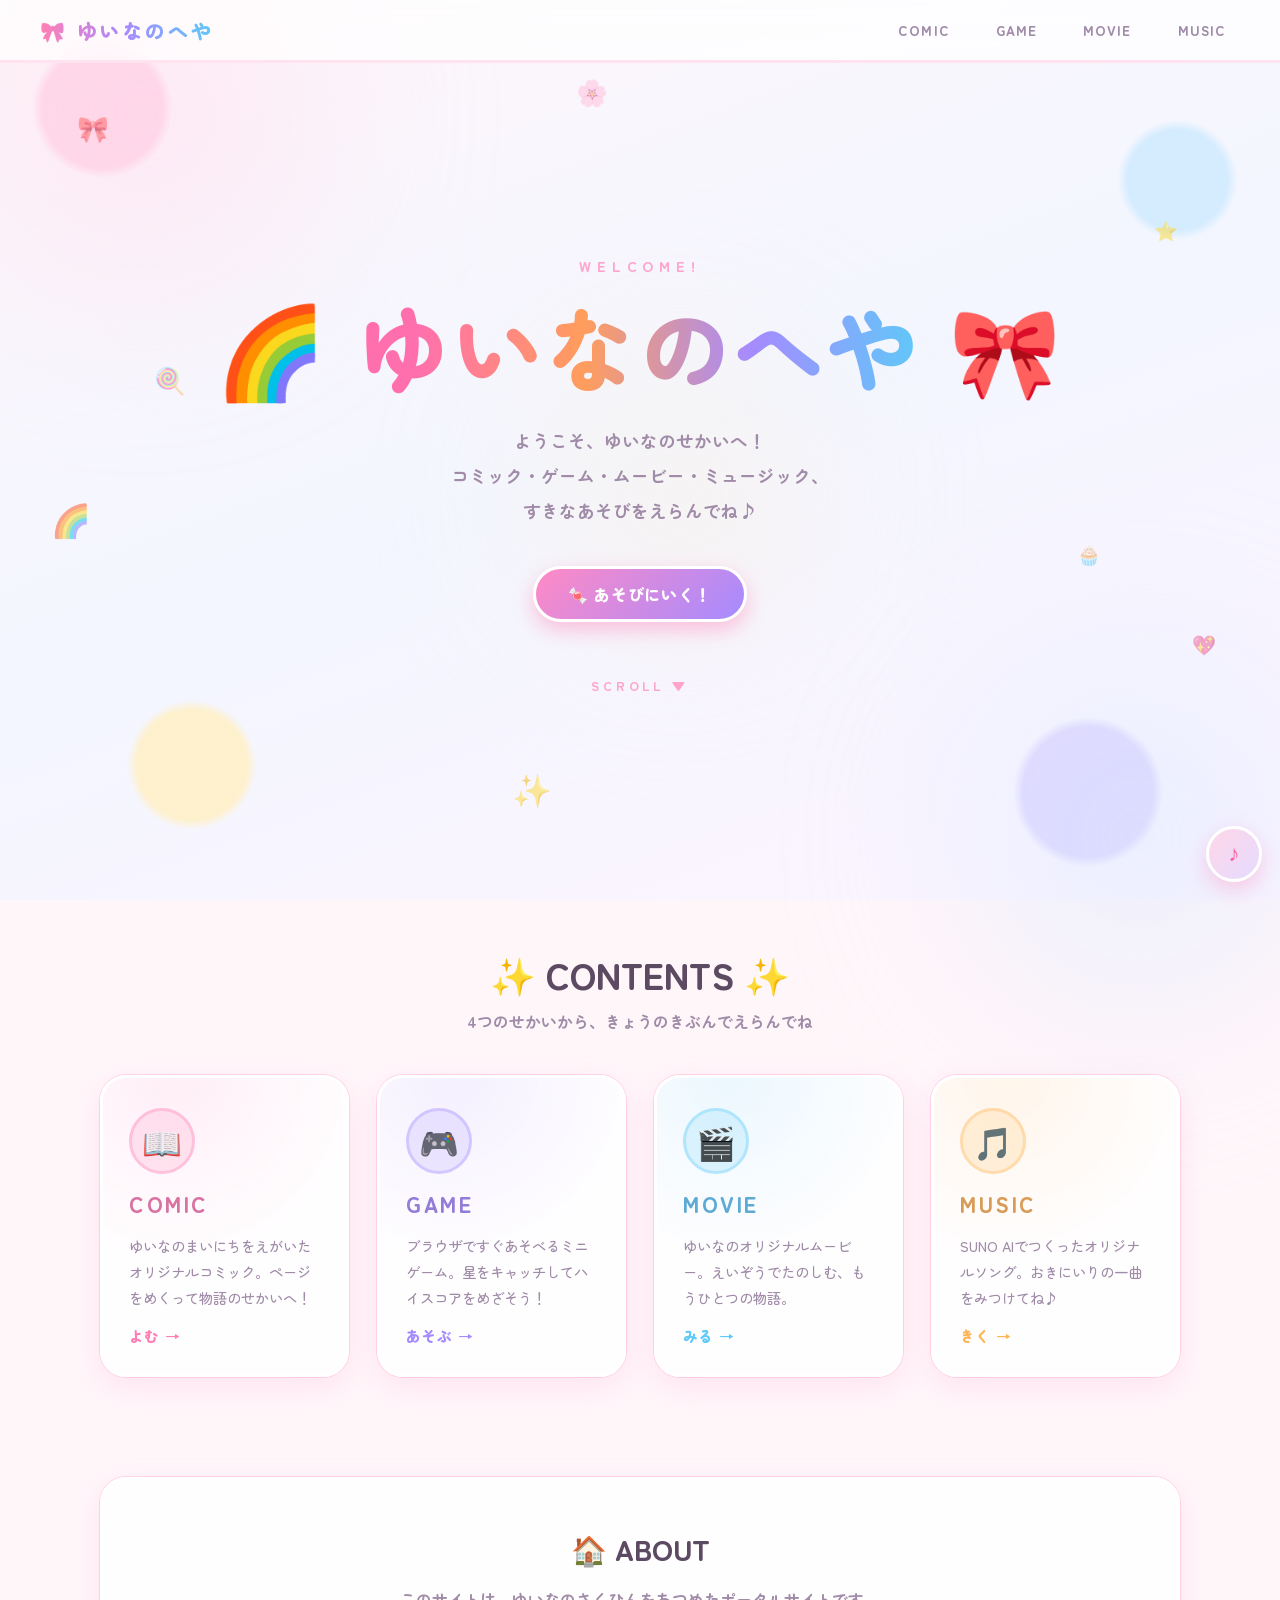
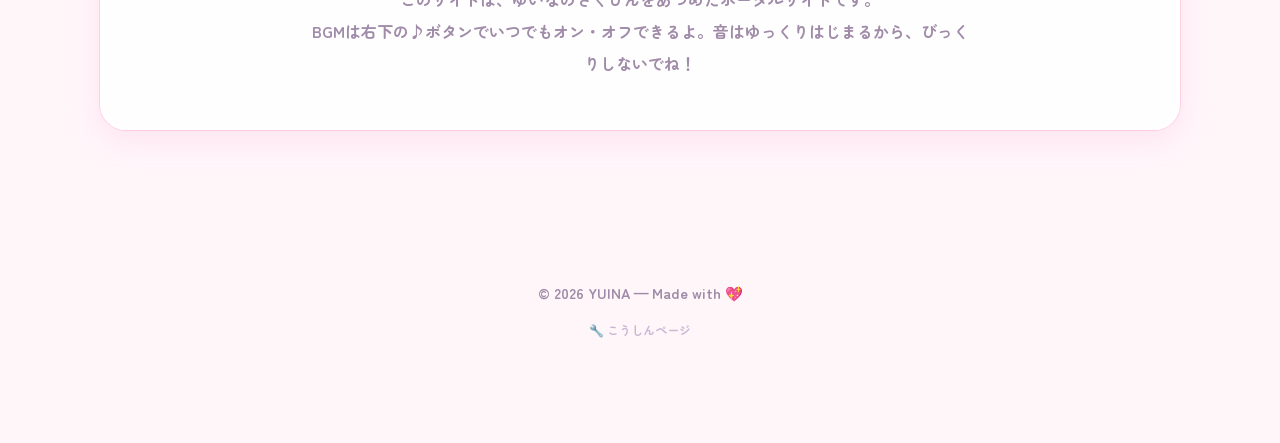
<file: index.html>
<!doctype html>
<html lang="ja">
  <head>
    <meta charset="UTF-8" />
    <meta name="viewport" content="width=device-width, initial-scale=1.0" />
    <meta name="robots" content="noindex, nofollow" />
    <title>ゆいなのへや — Comic / Game / Movie / Music</title>
    <meta name="description" content="ゆいなの公式サイト。Comic・Game・Movie・Musicの4つのコンテンツをお楽しみください。" />
    <link rel="stylesheet" href="css/style.css" />
    <style>
      /* ===== LP 専用スタイル ===== */
      .hero {
        min-height: calc(100svh - 76px);
        display: grid;
        place-items: center;
        text-align: center;
        padding: clamp(40px, 8vw, 80px) 0;
      }
      .hero .eyebrow {
        font-size: 0.9rem;
        font-weight: 900;
        letter-spacing: 0.4em;
        color: #ffa5cd;
        text-transform: uppercase;
        margin: 0 0 18px;
      }
      .hero h1 {
        margin: 0;
        font-size: clamp(2.6rem, 11vw, 5.6rem);
        line-height: 1.15;
        font-weight: 900;
        letter-spacing: 0.04em;
      }
      .hero h1 .deco { display: inline-block; animation: bounce 2s ease-in-out infinite; }
      .hero h1 .deco:last-child { animation-delay: 0.4s; }
      @keyframes bounce {
        0%, 100% { transform: translateY(0) rotate(-6deg); }
        50% { transform: translateY(-12px) rotate(6deg); }
      }
      .hero .lead {
        margin: 26px auto 0;
        max-width: 38em;
        color: var(--text-dim);
        line-height: 2;
        font-weight: 700;
        font-size: clamp(0.95rem, 2.6vw, 1.1rem);
      }
      .hero .cta {
        margin-top: 38px;
        display: flex;
        gap: 14px;
        justify-content: center;
        flex-wrap: wrap;
      }
      .scroll-hint {
        margin-top: 54px;
        color: #ffa5cd;
        font-weight: 900;
        font-size: 0.8rem;
        letter-spacing: 0.3em;
        animation: bob 2.2s ease-in-out infinite;
      }
      @keyframes bob {
        0%, 100% { transform: translateY(0); opacity: 0.6; }
        50% { transform: translateY(8px); opacity: 1; }
      }

      /* ===== コンテンツ選択カード ===== */
      .contents-section { padding: clamp(30px, 6vw, 60px) 0 20px; }
      .contents-section h2 {
        text-align: center;
        font-size: clamp(1.6rem, 4.5vw, 2.3rem);
        font-weight: 900;
        margin: 0 0 8px;
      }
      .contents-section .sub {
        text-align: center;
        color: var(--text-dim);
        font-weight: 700;
        margin: 0 0 42px;
      }
      .card-grid {
        display: grid;
        grid-template-columns: repeat(auto-fit, minmax(230px, 1fr));
        gap: clamp(16px, 3vw, 28px);
      }
      .content-card {
        position: relative;
        display: flex;
        flex-direction: column;
        gap: 14px;
        padding: 30px 26px 28px;
        text-decoration: none;
        color: var(--text);
        overflow: hidden;
        transition: transform 0.35s cubic-bezier(0.34, 1.56, 0.64, 1), box-shadow 0.35s ease;
      }
      .content-card:hover {
        transform: translateY(-10px) rotate(-1.5deg) scale(1.03);
        box-shadow: 0 20px 44px color-mix(in srgb, var(--card-accent) 35%, transparent), 0 0 0 1px var(--card-border);
      }
      .content-card::before {
        content: "";
        position: absolute;
        inset: 0;
        background: radial-gradient(circle at 30% 0%, var(--card-accent) 0%, transparent 55%);
        opacity: 0.12;
        transition: opacity 0.35s ease;
      }
      .content-card:hover::before { opacity: 0.26; }
      .content-card .icon {
        width: 66px;
        height: 66px;
        display: grid;
        place-items: center;
        font-size: 2rem;
        border-radius: 50%;
        background: color-mix(in srgb, var(--card-accent) 18%, #fff);
        border: 3px solid color-mix(in srgb, var(--card-accent) 45%, #fff);
        transition: transform 0.35s cubic-bezier(0.34, 1.56, 0.64, 1);
      }
      .content-card:hover .icon { transform: scale(1.15) rotate(10deg); }
      .content-card h3 {
        margin: 0;
        font-size: 1.35rem;
        font-weight: 900;
        letter-spacing: 0.12em;
        color: color-mix(in srgb, var(--card-accent) 75%, #5c4a63);
      }
      .content-card p {
        margin: 0;
        color: var(--text-dim);
        font-size: 0.9rem;
        line-height: 1.8;
        flex: 1;
      }
      .content-card .go {
        font-weight: 900;
        font-size: 0.9rem;
        letter-spacing: 0.1em;
        color: var(--card-accent);
        transition: transform 0.3s ease;
      }
      .content-card:hover .go { transform: translateX(8px); }
      .card-comic { --card-accent: var(--accent-comic); }
      .card-game  { --card-accent: var(--accent-game); }
      .card-movie { --card-accent: var(--accent-movie); }
      .card-music { --card-accent: var(--accent-music); }

      /* ===== about ===== */
      .about {
        margin-top: clamp(50px, 9vw, 100px);
        padding: clamp(28px, 5vw, 48px);
        text-align: center;
      }
      .about h2 { margin: 0 0 14px; font-size: clamp(1.3rem, 4vw, 1.8rem); font-weight: 900; }
      .about p { margin: 0 auto; max-width: 42em; color: var(--text-dim); line-height: 2; font-weight: 700; }
    </style>
  </head>
  <body>
    <div class="aurora" aria-hidden="true"><span class="blob"></span></div>
    <div class="floaties" aria-hidden="true">
      <span style="top: 12%; left: 6%">🎀</span>
      <span style="top: 24%; right: 8%">⭐</span>
      <span style="top: 55%; left: 4%">🌈</span>
      <span style="top: 70%; right: 5%">💖</span>
      <span style="top: 40%; left: 12%">🍭</span>
      <span style="top: 85%; left: 40%">✨</span>
      <span style="top: 8%; left: 45%">🌸</span>
      <span style="top: 60%; right: 14%">🧁</span>
    </div>

    <header class="site-header">
      <a class="brand" href="index.html">🎀 ゆいなのへや</a>
      <nav class="site-nav" aria-label="メインナビゲーション">
        <a href="comic.html">COMIC</a>
        <a href="game.html">GAME</a>
        <a href="movie.html">MOVIE</a>
        <a href="music.html">MUSIC</a>
      </nav>
    </header>

    <main>
      <!-- ヒーロー -->
      <section class="hero container">
        <div>
          <p class="eyebrow">Welcome!</p>
          <h1><span class="deco">🌈</span> <span class="gradient-text">ゆいなのへや</span> <span class="deco">🎀</span></h1>
          <p class="lead">
            ようこそ、ゆいなのせかいへ！<br />
            コミック・ゲーム・ムービー・ミュージック、<br />
            すきなあそびをえらんでね♪
          </p>
          <div class="cta">
            <a class="btn" href="#contents">🍬 あそびにいく！</a>
          </div>
          <div class="scroll-hint" aria-hidden="true">SCROLL ▼</div>
        </div>
      </section>

      <!-- コンテンツ選択 -->
      <section id="contents" class="contents-section container">
        <h2 class="reveal">✨ CONTENTS ✨</h2>
        <p class="sub reveal">4つのせかいから、きょうのきぶんでえらんでね</p>
        <div class="card-grid">
          <a class="content-card glass card-comic reveal" href="comic.html">
            <span class="icon" aria-hidden="true">📖</span>
            <h3>COMIC</h3>
            <p>ゆいなのまいにちをえがいたオリジナルコミック。ページをめくって物語のせかいへ！</p>
            <span class="go">よむ →</span>
          </a>
          <a class="content-card glass card-game reveal" href="game.html">
            <span class="icon" aria-hidden="true">🎮</span>
            <h3>GAME</h3>
            <p>ブラウザですぐあそべるミニゲーム。星をキャッチしてハイスコアをめざそう！</p>
            <span class="go">あそぶ →</span>
          </a>
          <a class="content-card glass card-movie reveal" href="movie.html">
            <span class="icon" aria-hidden="true">🎬</span>
            <h3>MOVIE</h3>
            <p>ゆいなのオリジナルムービー。えいぞうでたのしむ、もうひとつの物語。</p>
            <span class="go">みる →</span>
          </a>
          <a class="content-card glass card-music reveal" href="music.html">
            <span class="icon" aria-hidden="true">🎵</span>
            <h3>MUSIC</h3>
            <p>SUNO AIでつくったオリジナルソング。おきにいりの一曲をみつけてね♪</p>
            <span class="go">きく →</span>
          </a>
        </div>

        <!-- about -->
        <div class="about glass reveal">
          <h2>🏠 ABOUT</h2>
          <p>
            このサイトは、ゆいなのさくひんをあつめたポータルサイトです。<br />
            BGMは右下の♪ボタンでいつでもオン・オフできるよ。音はゆっくりはじまるから、びっくりしないでね！
          </p>
        </div>
      </section>
    </main>

    <footer class="site-footer">
      <p>© 2026 YUINA — Made with 💖</p>
      <p><a href="upload.html" style="color: #c9b8d6; font-size: 0.75rem; text-decoration: none;">🔧 こうしんページ</a></p>
    </footer>

    <script src="js/bgm.js"></script>
    <script src="js/reveal.js"></script>
    <script src="js/background.js"></script>
  </body>
</html>
</file>
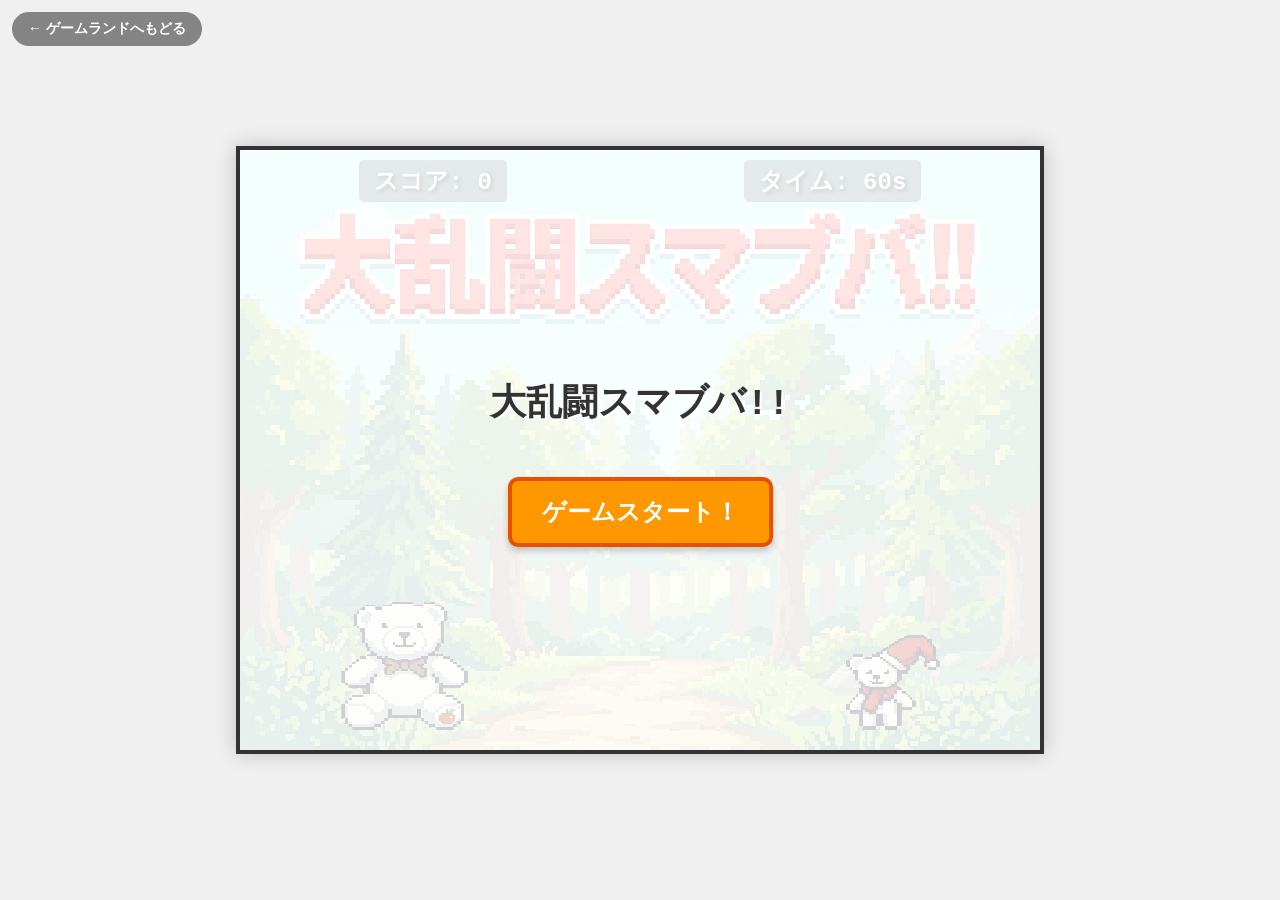
<file: games/luke/index.html>
<!DOCTYPE html>
<html lang="ja">
<head>
    <meta charset="UTF-8">
    <meta name="viewport" content="width=device-width, initial-scale=1.0">
    <meta name="robots" content="noindex, nofollow" />
    <title>大乱闘スマブバ!! - クリスマス・プレゼント集め</title>
    <style>
        body {
            font-family: 'Courier New', Courier, monospace;
            background-color: #f0f0f0;
            display: flex;
            flex-direction: column;
            align-items: center;
            justify-content: center;
            height: 100vh;
            margin: 0;
            overflow: hidden;
        }
        #game-container {
            position: relative;
            width: 800px;
            height: 600px;
            background-color: #e0f7fa; /* 爽やかな水色に変更 */
            border: 4px solid #333;
            box-shadow: 0 0 20px rgba(0,0,0,0.2);
        }
        canvas {
            display: block;
            image-rendering: pixelated;
            image-rendering: crisp-edges;
        }
        #ui {
            position: absolute;
            top: 10px;
            width: 100%;
            display: flex;
            justify-content: space-around;
            color: #fff;
            text-shadow: 2px 2px 4px rgba(0,0,0,0.8);
            font-size: 24px;
            font-weight: bold;
            pointer-events: none;
        }
        #score-board, #timer-board {
            background-color: rgba(0, 0, 0, 0.4); /* 少し薄くして背景を見やすく */
            padding: 5px 15px;
            border-radius: 5px;
        }
        
        /* スタート画面・ゲームオーバー画面のオーバーレイUI */
        #overlay {
            position: absolute;
            top: 0;
            left: 0;
            width: 100%;
            height: 100%;
            background-color: rgba(255, 255, 255, 0.8);
            display: flex;
            flex-direction: column;
            align-items: center;
            justify-content: center;
            z-index: 10;
        }
        #overlay h1 {
            color: #333;
            font-size: 36px;
            margin-bottom: 20px;
            text-shadow: 2px 2px 0px #fff;
        }
        #message {
            color: #d32f2f;
            font-size: 24px;
            font-weight: bold;
            margin-bottom: 30px;
            text-align: center;
        }
        .action-btn {
            padding: 15px 30px;
            font-size: 24px;
            font-weight: bold;
            background-color: #ff9800; /* 可愛いオレンジ色 */
            color: white;
            border: 4px solid #e65100;
            border-radius: 10px;
            cursor: pointer;
            box-shadow: 0 4px 6px rgba(0,0,0,0.2);
            transition: transform 0.1s;
        }
        .action-btn:active {
            transform: scale(0.95);
        }
        #loading-text {
            font-size: 24px;
            font-weight: bold;
            color: #333;
        }

        /* --- スマートフォン対応：画面幅にあわせて縮小表示（スケールはJSで設定） --- */
        @media (max-width: 840px) {
            html, body { overflow-x: hidden; }
            body {
                justify-content: flex-start;
                height: auto;
                min-height: 100vh;
                overflow-y: auto;
                padding-top: 52px;
            }
        }

        /* --- タッチ操作ボタン（タッチ端末のみ表示） --- */
        #touch-controls {
            display: none;
            position: fixed;
            bottom: 12px;
            left: 0;
            width: 100%;
            justify-content: space-between;
            padding: 0 14px;
            box-sizing: border-box;
            z-index: 50;
        }
        @media (pointer: coarse) {
            #touch-controls { display: flex; }
        }
        #touch-controls .pad { text-align: center; }
        #touch-controls .pad-label {
            font-size: 12px;
            font-weight: bold;
            color: #fff;
            text-shadow: 1px 1px 2px rgba(0,0,0,0.6);
            background: rgba(0,0,0,0.35);
            border-radius: 999px;
            padding: 2px 10px;
            display: inline-block;
            margin-bottom: 6px;
        }
        #touch-controls .pad-btns { display: flex; gap: 12px; }
        #touch-controls button {
            width: 64px;
            height: 64px;
            font-size: 24px;
            font-weight: bold;
            color: #fff;
            border: 3px solid #fff;
            border-radius: 50%;
            box-shadow: 0 4px 10px rgba(0,0,0,0.3);
            touch-action: none;
            -webkit-user-select: none;
            user-select: none;
        }
        .pad.luke button { background: #e5734f; }
        .pad.lure button { background: #5f9be5; }
    </style>
</head>
<body>

<a href="../../game.html" style="position: fixed; top: 12px; left: 12px; z-index: 100; font-family: sans-serif; font-weight: bold; font-size: 14px; color: #fff; background: rgba(0,0,0,0.45); padding: 8px 16px; border-radius: 999px; text-decoration: none;">← ゲームランドへもどる</a>

<div id="game-container">
    <canvas id="gameCanvas" width="800" height="600"></canvas>
    <div id="ui">
        <div id="score-board">スコア: <span id="score">0</span></div>
        <div id="timer-board">タイム: <span id="timer">60</span>s</div>
    </div>
    
    <div id="overlay">
        <h1 id="overlay-title">大乱闘スマブバ!!</h1>
        <div id="message"></div>
        <div id="loading-text">データを読み込み中...</div>
        <button id="start-btn" class="action-btn" style="display: none;">ゲームスタート！</button>
        <button id="reset-btn" class="action-btn" style="display: none;">もう一度遊ぶ</button>
    </div>
</div>

<div id="touch-controls">
    <div class="pad luke">
        <span class="pad-label">ルーク 🍎</span>
        <div class="pad-btns">
            <button type="button" data-key="a">◀</button>
            <button type="button" data-key="d">▶</button>
        </div>
    </div>
    <div class="pad lure">
        <span class="pad-label">ルレ 🎁</span>
        <div class="pad-btns">
            <button type="button" data-key="ArrowLeft">◀</button>
            <button type="button" data-key="ArrowRight">▶</button>
        </div>
    </div>
</div>

<script>
    // 画面幅にあわせてゲームを縮小（スマホ対応）
    (function () {
        const container = document.getElementById('game-container');
        function fitGame() {
            const width = document.documentElement.clientWidth;
            const scale = Math.min(1, (width - 12) / 808);
            container.style.transform = 'scale(' + scale + ')';
            container.style.transformOrigin = 'top center';
            container.style.marginBottom = (-(1 - scale) * 608) + 'px';
        }
        window.addEventListener('resize', fitGame);
        window.addEventListener('orientationchange', fitGame);
        window.addEventListener('load', fitGame);
        fitGame();
    })();

    // タッチボタン → キーボード操作に変換（スマホ対応）
    document.querySelectorAll('#touch-controls button').forEach((btn) => {
        const key = btn.dataset.key;
        const fire = (type) => window.dispatchEvent(new KeyboardEvent(type, { key }));
        ['touchstart', 'mousedown'].forEach((ev) =>
            btn.addEventListener(ev, (e) => { e.preventDefault(); fire('keydown'); })
        );
        ['touchend', 'touchcancel', 'mouseup', 'mouseleave'].forEach((ev) =>
            btn.addEventListener(ev, () => fire('keyup'))
        );
    });
</script>

<script>
    window.addEventListener('load', function() {
        const canvas = document.getElementById('gameCanvas');
        const ctx = canvas.getContext('2d');
        ctx.imageSmoothingEnabled = false;

        const scoreElement = document.getElementById('score');
        const timerElement = document.getElementById('timer');
        const overlay = document.getElementById('overlay');
        const overlayTitle = document.getElementById('overlay-title');
        const message = document.getElementById('message');
        const loadingText = document.getElementById('loading-text');
        const startBtn = document.getElementById('start-btn');
        const resetBtn = document.getElementById('reset-btn');

        // ---【BGMの読み込み】---
        const bgm = new Audio('bgm.mp3');
        bgm.loop = true; // ループ再生
        bgm.volume = 0.4; // 音量を少し控えめに設定 (0.0 ～ 1.0)

        // ---【アセットの読み込み】---
        const spritesToLoad = {
            bg: 'game_bg.jpg',
            luke: 'luke_sprite_detailed.png',
            lure: 'lure_sprite_detailed.png',
            apple: 'apple_sprite_detailed.png',
            present: 'present_sprite_detailed.png'
        };
        const loadedSprites = {};
        let totalSprites = Object.keys(spritesToLoad).length;
        let spritesLoadedCounter = 0;

        for (const [key, src] of Object.entries(spritesToLoad)) {
            const img = new Image();
            img.onload = () => {
                spritesLoadedCounter++;
                if (spritesLoadedCounter === totalSprites) {
                    allImagesLoaded();
                }
            };
            img.onerror = () => {
                alert(`画像の読み込みに失敗しました: ${src}\nファイル名と場所を確認してください。`);
            };
            img.src = src;
            loadedSprites[key] = img;
        }

        // ゲーム定数
        const moveSpeed = 8;
        const gameDuration = 60;
        const lukeWidth = 128;
        const lukeHeight = 128;
        const lureWidth = 96;
        const lureHeight = 96;
        const itemWidth = 32;
        const itemHeight = 32;

        let score = 0;
        let timer = gameDuration;
        let gameInterval;
        let timerInterval;
        let items = [];
        let isGameOver = false;

        const keysState = {
            'A': false, 'D': false,
            'ARROWLEFT': false, 'ARROWRIGHT': false
        };

        let luke;
        let lure;

        class Bear {
            constructor(x, y, name, image, width, height) {
                this.x = x;
                this.y = y;
                this.name = name;
                this.image = image;
                this.width = width;
                this.height = height;
            }
            draw() {
                ctx.drawImage(this.image, this.x, this.y, this.width, this.height);
            }
        }

        class Item {
            constructor(x, y, type, image) {
                this.x = x;
                this.y = y;
                this.type = type;
                this.image = image;
                this.width = itemWidth;
                this.height = itemHeight;
                this.speed = Math.random() * 2 + 3; // 少しだけ落下速度をアップ
            }
            draw() {
                ctx.drawImage(this.image, this.x, this.y, this.width, this.height);
            }
            update() {
                this.y += this.speed;
            }
        }

        window.addEventListener('keydown', (e) => {
            const keyName = e.key.toUpperCase();
            if (keyName in keysState) {
                keysState[keyName] = true;
                if (['ARROWLEFT', 'ARROWRIGHT', 'A', 'D'].includes(keyName)) {
                    e.preventDefault();
                }
            }
        });
        window.addEventListener('keyup', (e) => {
            const keyName = e.key.toUpperCase();
            if (keyName in keysState) {
                keysState[keyName] = false;
            }
        });

        function gameLoop() {
            if (isGameOver) return;
            update();
            draw();
        }

        function update() {
            if (keysState['A'] && luke.x > 0) luke.x -= moveSpeed;
            if (keysState['D'] && luke.x < canvas.width / 2 - luke.width) luke.x += moveSpeed;
            if (keysState['ARROWLEFT'] && lure.x > canvas.width / 2) lure.x -= moveSpeed;
            if (keysState['ARROWRIGHT'] && lure.x < canvas.width - lure.width) lure.x += moveSpeed;

            items.forEach((item, index) => {
                item.update();
                if (checkCollision(item, luke) && item.type === 'apple') {
                    score += 10;
                    items.splice(index, 1);
                } else if (checkCollision(item, lure) && item.type === 'present') {
                    score += 10;
                    items.splice(index, 1);
                } else if (checkCollision(item, luke) && item.type === 'present') {
                    score -= 5;
                    items.splice(index, 1);
                } else if (checkCollision(item, lure) && item.type === 'apple') {
                    score -= 5;
                    items.splice(index, 1);
                }
                if (item.y > canvas.height) {
                    items.splice(index, 1);
                }
            });

            scoreElement.innerText = score;
            if (Math.random() < 0.05) {
                generateItem();
            }
        }

        function draw() {
            ctx.clearRect(0, 0, canvas.width, canvas.height);
            
            if (loadedSprites.bg) {
                ctx.drawImage(loadedSprites.bg, 0, 0, canvas.width, canvas.height);
            }

            if (luke) luke.draw();
            if (lure) lure.draw();

            items.forEach(item => item.draw());
        }

        function checkCollision(item, bear) {
            return (
                item.x < bear.x + bear.width &&
                item.x + item.width > bear.x &&
                item.y < bear.y + bear.height &&
                item.y + item.height > bear.y
            );
        }

        function generateItem() {
            const typeIndex = Math.random() < 0.5 ? 0 : 1;
            const itemKeys = ['apple', 'present'];
            const type = itemKeys[typeIndex];
            const image = loadedSprites[type];
            const x = Math.random() * (canvas.width - itemWidth);
            const y = -itemHeight;
            items.push(new Item(x, y, type, image));
        }

        function updateTimer() {
            timer--;
            timerElement.innerText = timer;
            if (timer <= 0) {
                endGame();
            }
        }

        function allImagesLoaded() {
            // ロード完了したらスタートボタンを表示
            loadingText.style.display = 'none';
            startBtn.style.display = 'block';
            
            const lukeX = 100;
            const lureX = canvas.width - 100 - lureWidth;
            const bearY = canvas.height - lukeHeight - 20; // 少し下に調整
            
            luke = new Bear(lukeX, bearY, 'ルーク', loadedSprites.luke, lukeWidth, lukeHeight);
            lure = new Bear(lureX, bearY + (lukeHeight - lureHeight), 'ルレ', loadedSprites.lure, lureWidth, lureHeight);
            
            draw(); // 開始前に背景とキャラを一度描画しておく
        }

        function startGame() {
            score = 0;
            timer = gameDuration;
            items = [];
            isGameOver = false;
            
            overlay.style.display = 'none';
            scoreElement.innerText = score;
            timerElement.innerText = timer;
            
            luke.x = 100;
            lure.x = canvas.width - 100 - lureWidth;
            
            // BGMの再生を開始（エラーが出てもゲームは止まらないようにする）
            bgm.currentTime = 0;
            bgm.play().catch(e => console.log("BGMの自動再生がブロックされました"));
            
            if (gameInterval) clearInterval(gameInterval);
            if (timerInterval) clearInterval(timerInterval);
            gameInterval = setInterval(gameLoop, 1000 / 60);
            timerInterval = setInterval(updateTimer, 1000);
        }

        function endGame() {
            isGameOver = true;
            if (gameInterval) clearInterval(gameInterval);
            if (timerInterval) clearInterval(timerInterval);
            
            // BGMを停止
            bgm.pause();
            
            // ゲームオーバー画面を表示
            overlay.style.display = 'flex';
            overlay.style.backgroundColor = 'rgba(255, 255, 255, 0.85)';
            overlayTitle.innerText = 'ゲームオーバー！';
            message.innerHTML = `最終スコア: <span style="font-size: 40px;">${score}</span> 点`;
            startBtn.style.display = 'none';
            resetBtn.style.display = 'block';
        }

        // ボタンのクリックイベント
        startBtn.addEventListener('click', startGame);
        resetBtn.addEventListener('click', startGame);
    });
</script>

</body>
</html>
</file>
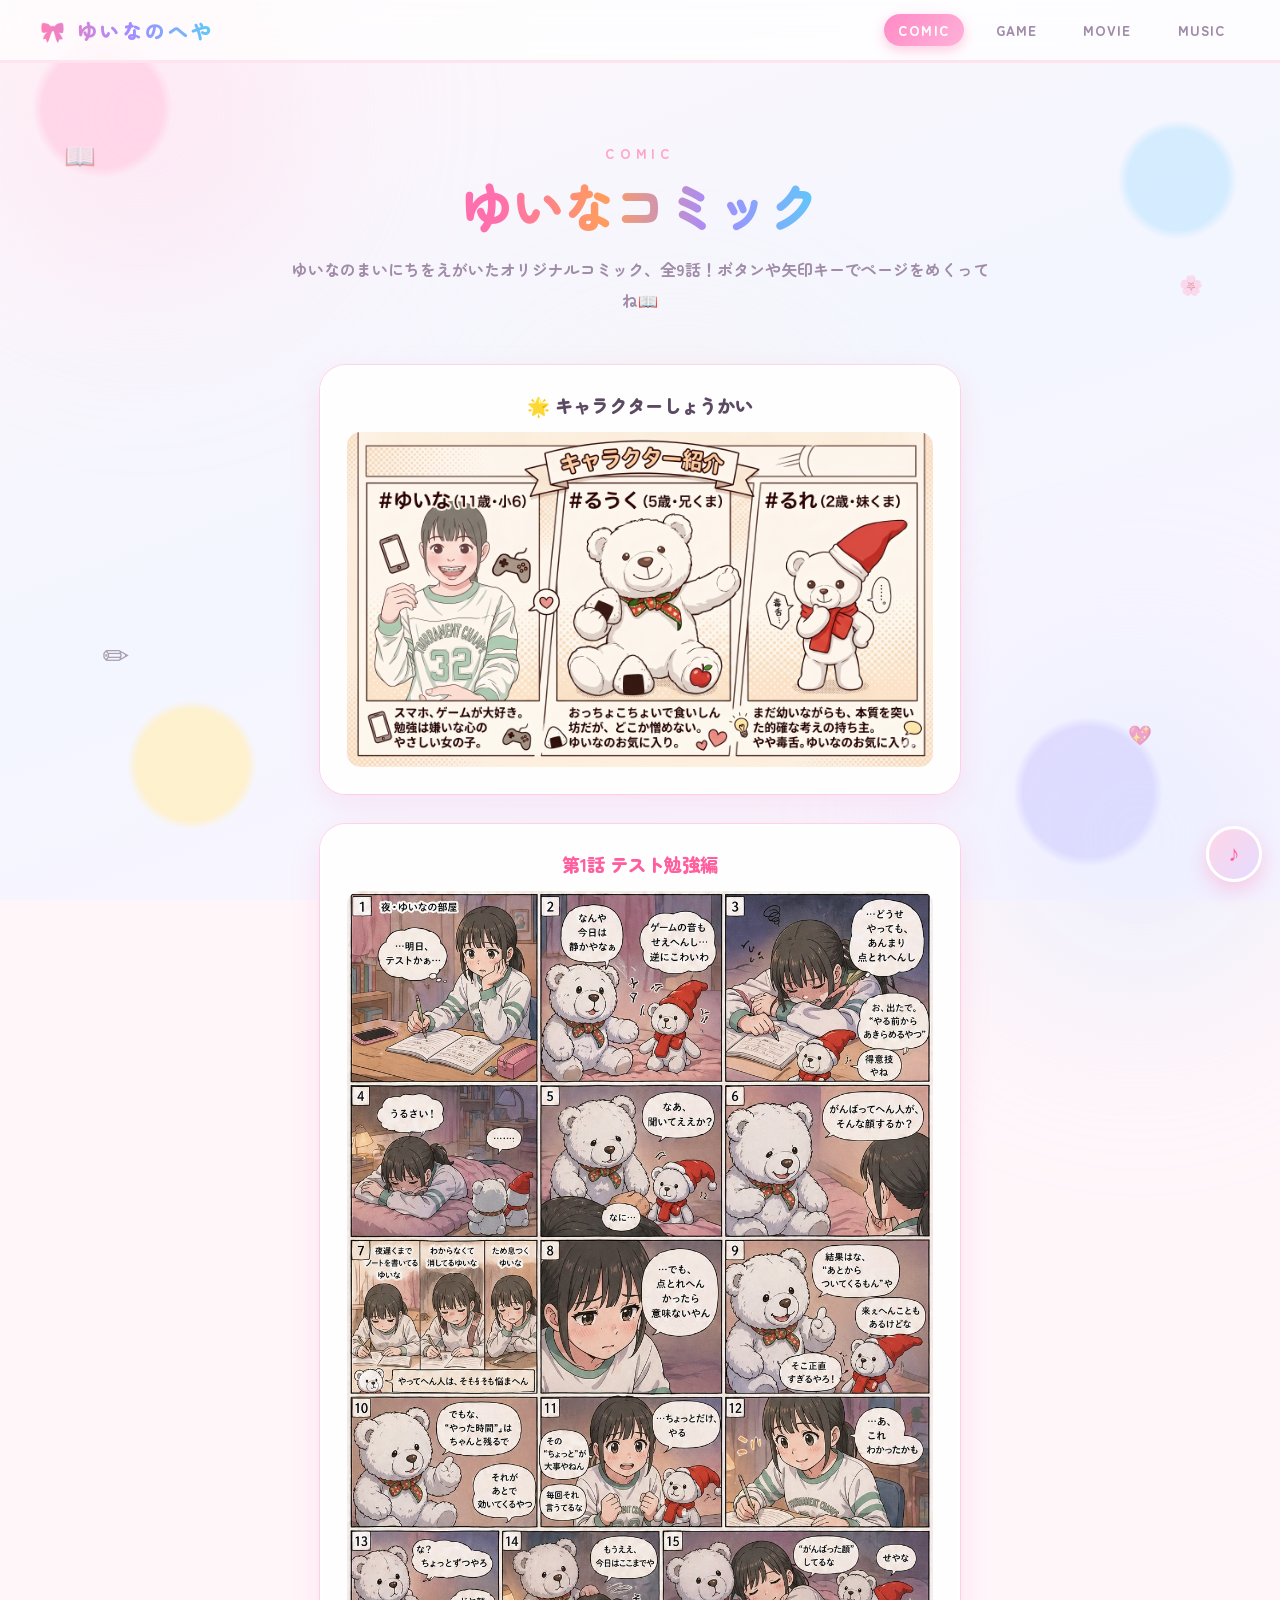
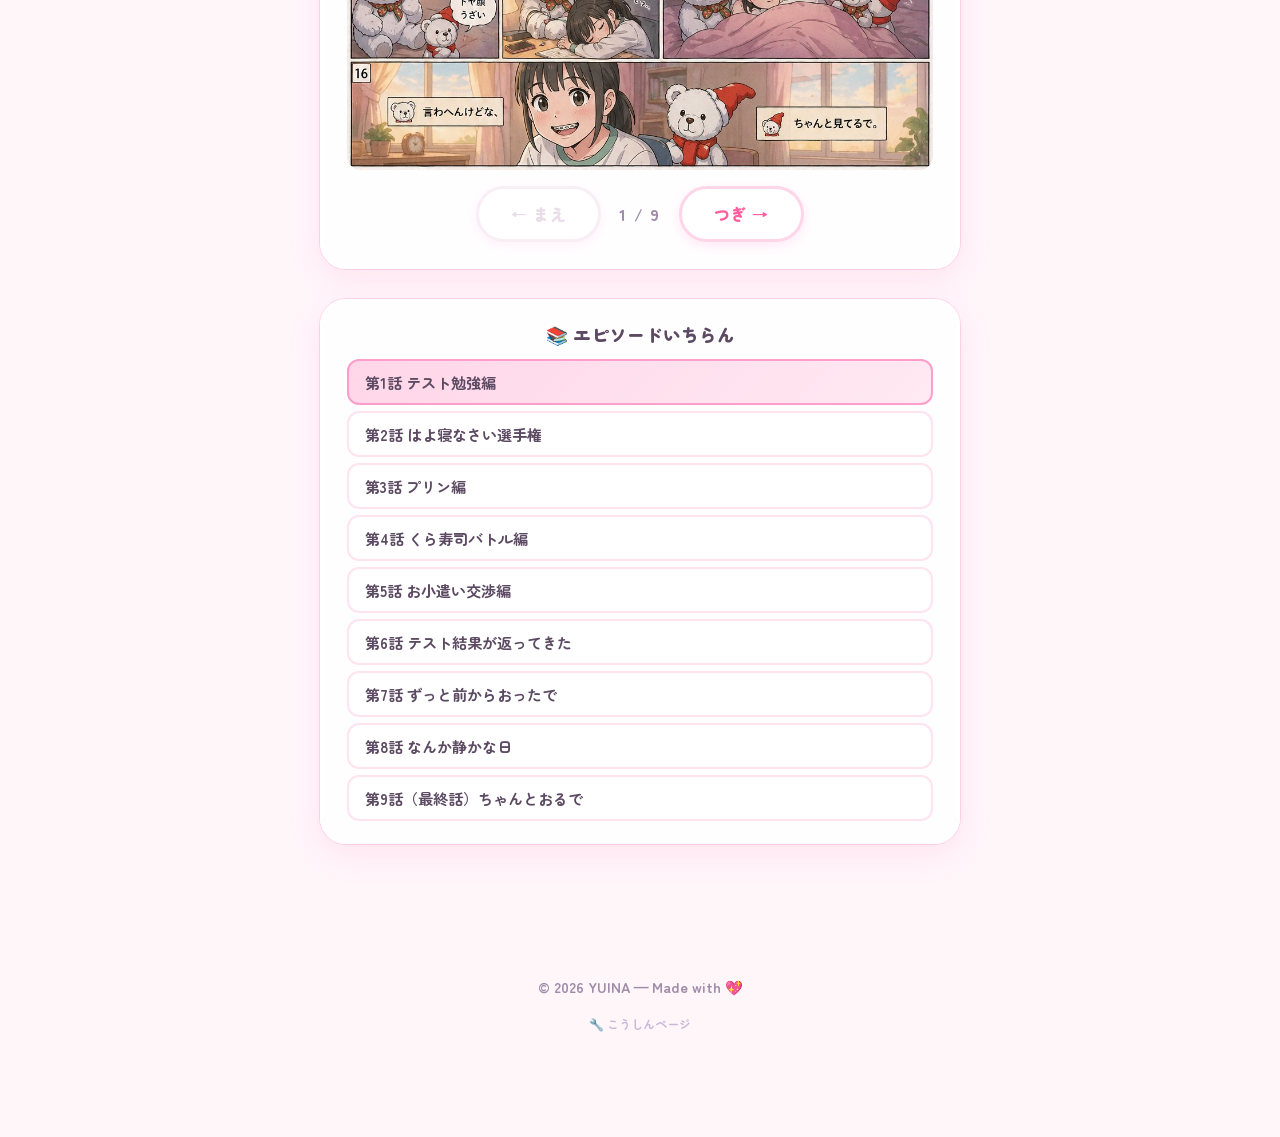
<file: comic.html>
<!doctype html>
<html lang="ja">
  <head>
    <meta charset="UTF-8" />
    <meta name="viewport" content="width=device-width, initial-scale=1.0" />
    <meta name="robots" content="noindex, nofollow" />
    <title>ゆいなのへや — COMIC</title>
    <link rel="stylesheet" href="css/style.css" />
    <style>
      .character-intro {
        margin: 10px auto 0;
        width: min(100%, 640px);
        padding: clamp(14px, 3vw, 24px);
        text-align: center;
      }
      .character-intro h2 { margin: 0 0 14px; font-size: 1.15rem; font-weight: 900; }
      .character-intro img {
        width: 100%;
        height: auto;
        border-radius: 14px;
        display: block;
      }
      .comic-viewer {
        margin: 30px auto 0;
        width: min(100%, 640px);
        padding: clamp(14px, 3vw, 24px);
        text-align: center;
      }
      .episode-title {
        margin: 0 0 14px;
        font-size: 1.15rem;
        font-weight: 900;
        color: #ff5f9e;
      }
      .comic-page {
        width: 100%;
        aspect-ratio: 2 / 3;
        border-radius: 14px;
        overflow: hidden;
        background: #fff;
        display: grid;
        place-items: center;
      }
      .comic-page img {
        width: 100%;
        height: 100%;
        object-fit: contain;
        display: block;
      }
      .pager {
        margin-top: 16px;
        display: flex;
        justify-content: center;
        align-items: center;
        gap: 18px;
      }
      .pager .page-num { color: var(--text-dim); font-weight: 900; letter-spacing: 0.1em; }
      .episode-list {
        margin: 30px auto 0;
        width: min(100%, 640px);
        padding: 20px 24px;
      }
      .episode-list h2 { margin: 0 0 12px; font-size: 1.1rem; font-weight: 900; text-align: center; }
      .episode-list ol {
        margin: 0;
        padding: 0;
        list-style: none;
        display: grid;
        gap: 6px;
      }
      .episode-list button {
        width: 100%;
        text-align: left;
        font-family: inherit;
        font-weight: 700;
        font-size: 0.95rem;
        color: var(--text);
        background: #fff;
        border: 2px solid #ffe3ef;
        border-radius: 12px;
        padding: 10px 16px;
        cursor: pointer;
        transition: transform 0.2s ease, border-color 0.2s ease, background 0.2s ease;
      }
      .episode-list button:hover { transform: translateX(6px); border-color: #ff9ecb; background: #fff0f6; }
      .episode-list button.current { background: linear-gradient(135deg, #ffd6e8, #ffe9f3); border-color: #ff9ecb; }
    </style>
  </head>
  <body>
    <div class="aurora" aria-hidden="true"><span class="blob"></span></div>
    <div class="floaties" aria-hidden="true">
      <span style="top: 15%; left: 5%">📖</span>
      <span style="top: 30%; right: 6%">🌸</span>
      <span style="top: 70%; left: 8%">✏️</span>
      <span style="top: 80%; right: 10%">💖</span>
    </div>

    <header class="site-header">
      <a class="brand" href="index.html">🎀 ゆいなのへや</a>
      <nav class="site-nav" aria-label="メインナビゲーション">
        <a href="comic.html" aria-current="page">COMIC</a>
        <a href="game.html">GAME</a>
        <a href="movie.html">MOVIE</a>
        <a href="music.html">MUSIC</a>
      </nav>
    </header>

    <main class="container">
      <section class="page-hero">
        <p class="eyebrow">Comic</p>
        <h1><span class="gradient-text">ゆいなコミック</span></h1>
        <p class="lead">ゆいなのまいにちをえがいたオリジナルコミック、全9話！ボタンや矢印キーでページをめくってね📖</p>
      </section>

      <!-- キャラクター紹介（assets/comic/characters.jpg があれば表示） -->
      <section class="character-intro glass reveal" id="character-intro" hidden>
        <h2>🌟 キャラクターしょうかい</h2>
        <img id="character-img" alt="ゆいなコミックのキャラクター紹介" />
      </section>

      <section class="comic-viewer glass reveal">
        <h2 class="episode-title" id="episode-title"></h2>
        <div class="comic-page" id="comic-page"></div>
        <div class="pager">
          <button class="btn ghost" id="prev-btn" type="button">← まえ</button>
          <span class="page-num"><span id="cur-page">1</span> / <span id="max-page">9</span></span>
          <button class="btn ghost" id="next-btn" type="button">つぎ →</button>
        </div>
      </section>

      <section class="episode-list glass reveal">
        <h2>📚 エピソードいちらん</h2>
        <ol id="episode-list"></ol>
      </section>
    </main>

    <footer class="site-footer">
      <p>© 2026 YUINA — Made with 💖</p>
      <p><a href="upload.html" style="color: #c9b8d6; font-size: 0.75rem; text-decoration: none;">🔧 こうしんページ</a></p>
    </footer>

    <script src="js/bgm.js"></script>
    <script src="js/reveal.js"></script>
    <script src="js/background.js"></script>
    <script>
      (async () => {
        const FALLBACK_EPISODES = [
          { file: "assets/comic/page1.jpg", title: "第1話 テスト勉強編" },
          { file: "assets/comic/page2.jpg", title: "第2話 はよ寝なさい選手権" },
          { file: "assets/comic/page3.jpg", title: "第3話 プリン編" },
          { file: "assets/comic/page4.jpg", title: "第4話 くら寿司バトル編" },
          { file: "assets/comic/page5.jpg", title: "第5話 お小遣い交渉編" },
          { file: "assets/comic/page6.jpg", title: "第6話 テスト結果が返ってきた" },
          { file: "assets/comic/page7.jpg", title: "第7話 ずっと前からおったで" },
          { file: "assets/comic/page8.jpg", title: "第8話 なんか静かな日" },
          { file: "assets/comic/page9.jpg", title: "第9話（最終話）ちゃんとおるで" },
        ];

        // media.json から話リストとキャラ紹介画像を読み込み（無ければ予備リスト）
        let EPISODES = FALLBACK_EPISODES;
        let characterImage = "assets/comic/characters.jpg";
        try {
          const res = await fetch("assets/media.json?t=" + Date.now(), { cache: "no-store" });
          if (res.ok) {
            const m = await res.json();
            if (Array.isArray(m.comics) && m.comics.length) EPISODES = m.comics;
            if (m.characterImage) characterImage = m.characterImage;
          }
        } catch {}

        // キャラクター紹介画像があればセクションを表示
        const introImg = document.getElementById("character-img");
        introImg.addEventListener("load", () => {
          document.getElementById("character-intro").hidden = false;
        });
        introImg.src = characterImage;

        const pageEl = document.getElementById("comic-page");
        const titleEl = document.getElementById("episode-title");
        const curEl = document.getElementById("cur-page");
        const maxEl = document.getElementById("max-page");
        const prevBtn = document.getElementById("prev-btn");
        const nextBtn = document.getElementById("next-btn");
        const listEl = document.getElementById("episode-list");
        let page = 1;
        maxEl.textContent = EPISODES.length;

        // エピソード一覧
        EPISODES.forEach((ep, i) => {
          const li = document.createElement("li");
          const btn = document.createElement("button");
          btn.type = "button";
          btn.textContent = ep.title;
          btn.addEventListener("click", () => {
            page = i + 1;
            render();
            document.querySelector(".comic-viewer").scrollIntoView({ behavior: "smooth" });
          });
          li.appendChild(btn);
          listEl.appendChild(li);
        });

        function render() {
          const ep = EPISODES[page - 1];
          curEl.textContent = page;
          titleEl.textContent = ep.title;
          prevBtn.disabled = page === 1;
          nextBtn.disabled = page === EPISODES.length;
          listEl.querySelectorAll("button").forEach((b, i) => {
            b.classList.toggle("current", i === page - 1);
          });

          const img = new Image();
          img.alt = ep.title;
          img.src = ep.file;
          img.onload = () => {
            pageEl.innerHTML = "";
            pageEl.appendChild(img);
          };
        }

        prevBtn.addEventListener("click", () => { if (page > 1) { page--; render(); } });
        nextBtn.addEventListener("click", () => { if (page < EPISODES.length) { page++; render(); } });
        window.addEventListener("keydown", (e) => {
          if (e.key === "ArrowLeft" && !prevBtn.disabled) prevBtn.click();
          if (e.key === "ArrowRight" && !nextBtn.disabled) nextBtn.click();
        });

        render();
      })();
    </script>
  </body>
</html>
</file>
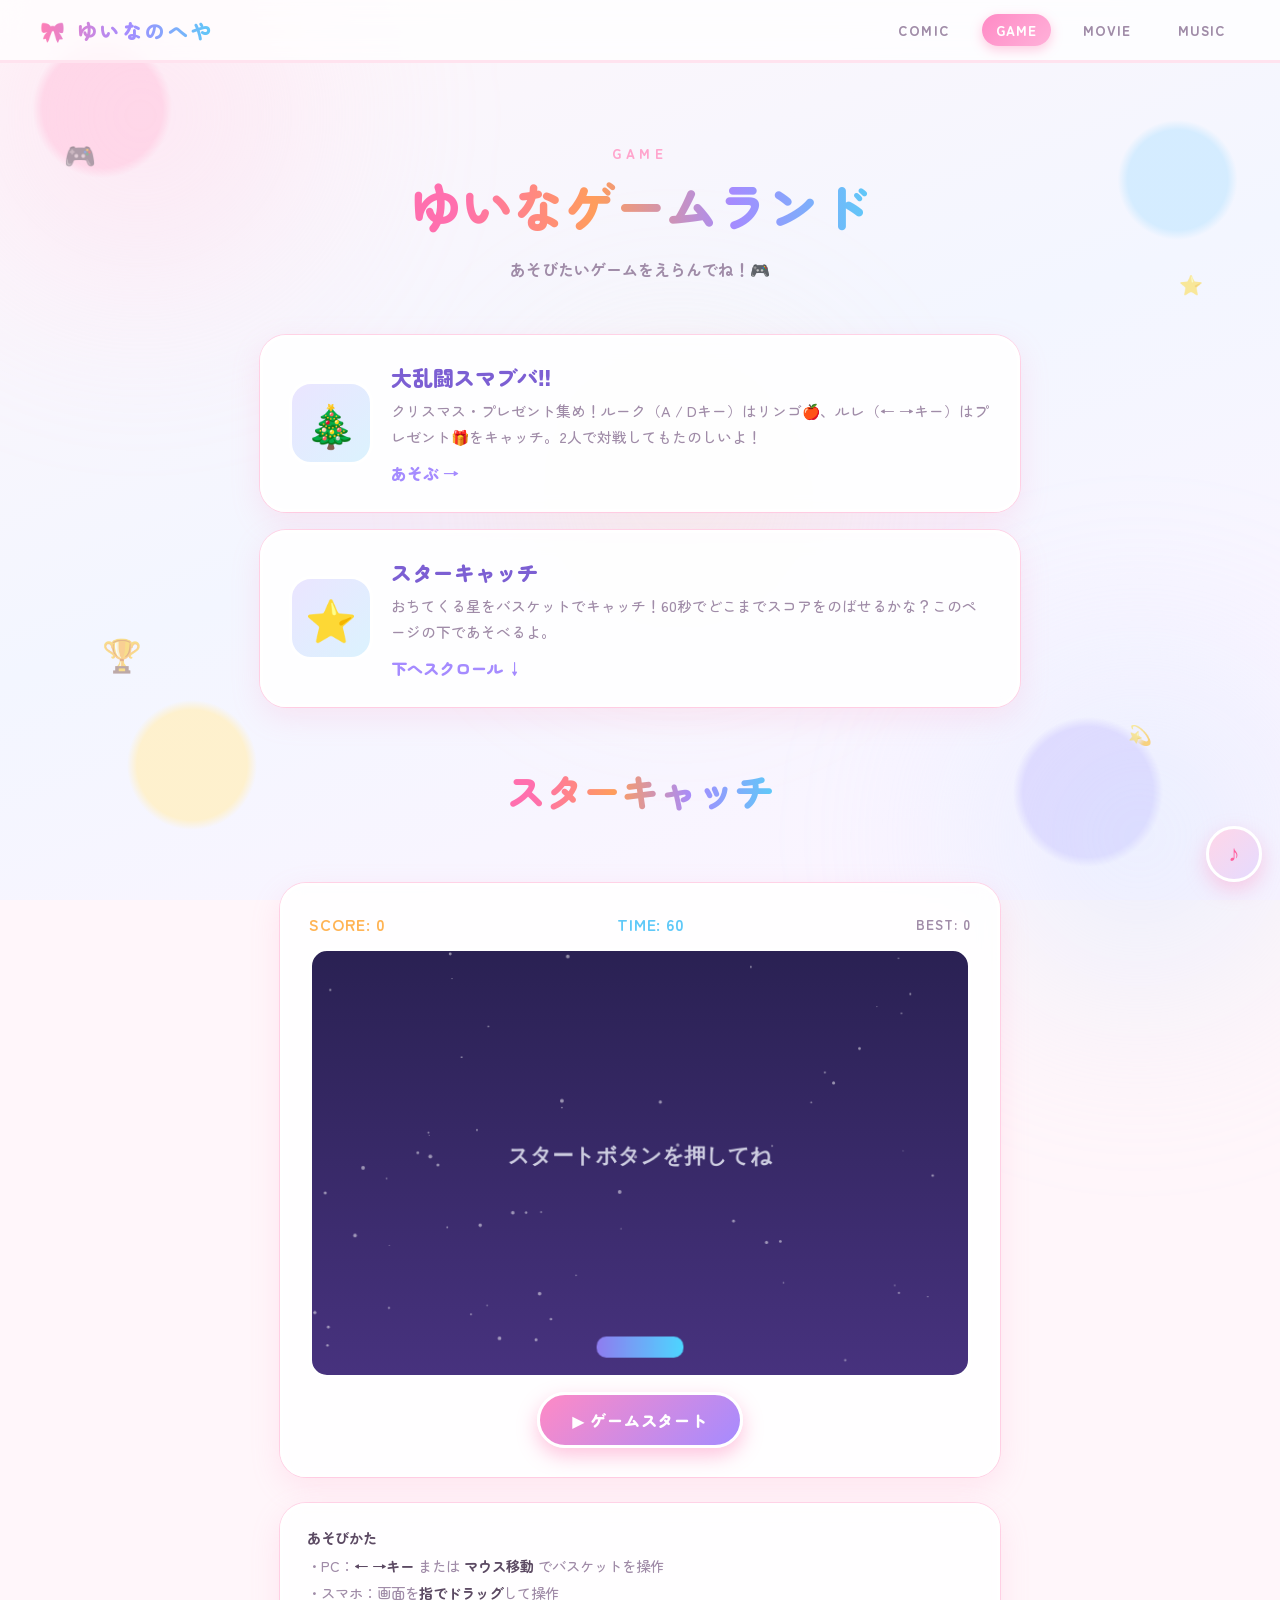
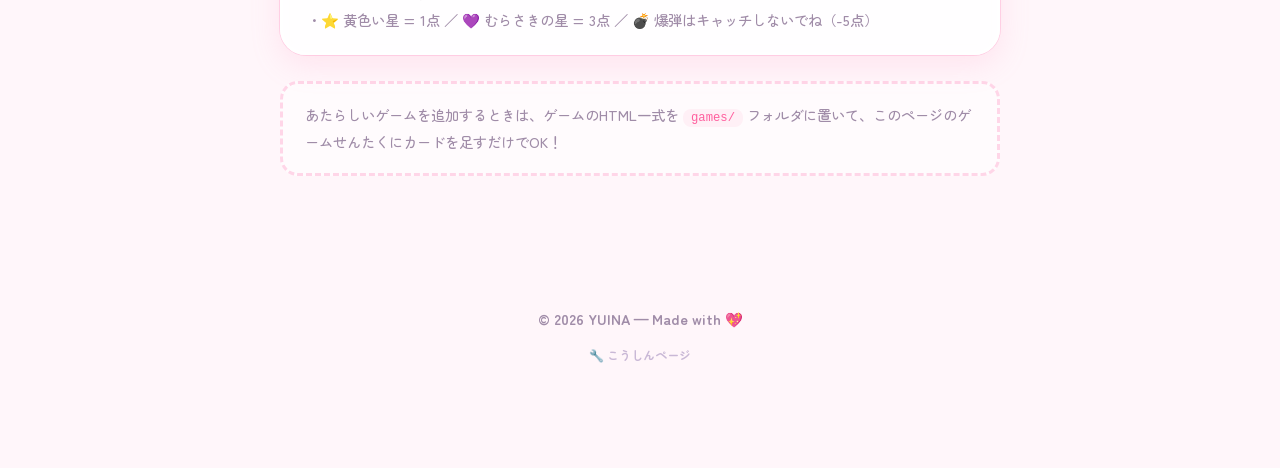
<file: game.html>
<!doctype html>
<html lang="ja">
  <head>
    <meta charset="UTF-8" />
    <meta name="viewport" content="width=device-width, initial-scale=1.0" />
    <meta name="robots" content="noindex, nofollow" />
    <title>ゆいなのへや — GAME</title>
    <link rel="stylesheet" href="css/style.css" />
    <style>
      .game-select {
        margin: 10px auto 0;
        width: min(100%, 760px);
        display: grid;
        gap: 18px;
      }
      .game-card {
        display: grid;
        grid-template-columns: 84px 1fr;
        gap: 18px;
        align-items: center;
        padding: 24px 26px;
        text-decoration: none;
        color: var(--text);
        cursor: pointer;
        transition: transform 0.3s cubic-bezier(0.34, 1.56, 0.64, 1), box-shadow 0.3s ease;
      }
      .game-card:hover {
        transform: translateY(-6px) rotate(-1deg);
        box-shadow: 0 16px 36px rgba(165, 139, 255, 0.35);
      }
      .game-card .thumb {
        width: 84px;
        height: 84px;
        display: grid;
        place-items: center;
        font-size: 2.6rem;
        border-radius: 22px;
        background: linear-gradient(135deg, rgba(165, 139, 255, 0.22), rgba(95, 201, 248, 0.22));
        border: 3px solid #fff;
      }
      .game-card h2 { margin: 0 0 6px; font-size: 1.3rem; font-weight: 900; color: #7c5fd3; }
      .game-card .desc { margin: 0 0 10px; color: var(--text-dim); font-size: 0.92rem; line-height: 1.8; }
      .game-card .go { font-weight: 900; color: var(--accent-game); }
      @media (max-width: 640px) {
        .game-card { grid-template-columns: 1fr; text-align: center; justify-items: center; padding: 20px 16px; }
        .game-hud { font-size: 0.85rem; }
      }
      .game-wrap {
        margin: 30px auto 0;
        width: min(100%, 720px);
        padding: clamp(14px, 3vw, 26px);
      }
      .game-hud {
        display: flex;
        justify-content: space-between;
        align-items: center;
        gap: 12px;
        margin-bottom: 12px;
        font-weight: 700;
        letter-spacing: 0.06em;
      }
      .game-hud .score { color: var(--accent-music); }
      .game-hud .time { color: var(--accent-movie); }
      .game-hud .best { color: var(--text-dim); font-size: 0.85rem; }
      #game-canvas {
        display: block;
        width: 100%;
        border-radius: 18px;
        border: 3px solid #fff;
        background: linear-gradient(180deg, #2a2153 0%, #47327e 100%);
        touch-action: none;
        cursor: pointer;
      }
      .game-controls {
        margin-top: 14px;
        display: flex;
        justify-content: center;
        gap: 12px;
        flex-wrap: wrap;
      }
      .howto {
        margin: 26px auto 0;
        width: min(100%, 720px);
        color: var(--text-dim);
        font-size: 0.9rem;
        line-height: 1.9;
        padding: 18px 24px;
      }
      .howto strong { color: var(--text); }
      .drop-note { margin: 26px auto 0; width: min(100%, 720px); }
    </style>
  </head>
  <body>
    <div class="aurora" aria-hidden="true"><span class="blob"></span></div>
    <div class="floaties" aria-hidden="true">
      <span style="top: 15%; left: 5%">🎮</span>
      <span style="top: 30%; right: 6%">⭐</span>
      <span style="top: 70%; left: 8%">🏆</span>
      <span style="top: 80%; right: 10%">💫</span>
    </div>

    <header class="site-header">
      <a class="brand" href="index.html">🎀 ゆいなのへや</a>
      <nav class="site-nav" aria-label="メインナビゲーション">
        <a href="comic.html">COMIC</a>
        <a href="game.html" aria-current="page">GAME</a>
        <a href="movie.html">MOVIE</a>
        <a href="music.html">MUSIC</a>
      </nav>
    </header>

    <main class="container">
      <section class="page-hero">
        <p class="eyebrow">Game</p>
        <h1><span class="gradient-text">ゆいなゲームランド</span></h1>
        <p class="lead">あそびたいゲームをえらんでね！🎮</p>
      </section>

      <!-- ゲームせんたく -->
      <section class="game-select">
        <a class="game-card glass reveal" href="games/luke/index.html">
          <span class="thumb" aria-hidden="true">🎄</span>
          <div>
            <h2>大乱闘スマブバ‼</h2>
            <p class="desc">クリスマス・プレゼント集め！ルーク（A / Dキー）はリンゴ🍎、ルレ（← →キー）はプレゼント🎁をキャッチ。2人で対戦してもたのしいよ！</p>
            <span class="go">あそぶ →</span>
          </div>
        </a>
        <div class="game-card glass reveal is-anchor" role="link" tabindex="0" onclick="document.getElementById('starcatch').scrollIntoView({behavior:'smooth'})" onkeydown="if(event.key==='Enter')this.click()">
          <span class="thumb" aria-hidden="true">⭐</span>
          <div>
            <h2>スターキャッチ</h2>
            <p class="desc">おちてくる星をバスケットでキャッチ！60秒でどこまでスコアをのばせるかな？このページの下であそべるよ。</p>
            <span class="go">下へスクロール ↓</span>
          </div>
        </div>
      </section>

      <section id="starcatch" class="page-hero" style="padding-top: clamp(30px, 6vw, 60px)">
        <h1 style="font-size: clamp(1.6rem, 5vw, 2.4rem)"><span class="gradient-text">スターキャッチ</span></h1>
      </section>

      <section class="game-wrap glass reveal">
        <div class="game-hud">
          <span class="score">SCORE: <span id="score">0</span></span>
          <span class="time">TIME: <span id="time">60</span></span>
          <span class="best">BEST: <span id="best">0</span></span>
        </div>
        <canvas id="game-canvas" width="680" height="440" aria-label="スターキャッチゲーム画面"></canvas>
        <div class="game-controls">
          <button class="btn" id="start-btn" type="button">▶ ゲームスタート</button>
        </div>
      </section>

      <section class="howto glass reveal">
        <strong>あそびかた</strong><br />
        ・PC：<strong>← →キー</strong> または <strong>マウス移動</strong> でバスケットを操作<br />
        ・スマホ：画面を<strong>指でドラッグ</strong>して操作<br />
        ・⭐ 黄色い星 = 1点 ／ 💜 むらさきの星 = 3点 ／ 💣 爆弾はキャッチしないでね（-5点）
      </section>

      <p class="notice drop-note reveal">
        あたらしいゲームを追加するときは、ゲームのHTML一式を
        <code>games/</code> フォルダに置いて、このページのゲームせんたくにカードを足すだけでOK！
      </p>
    </main>

    <footer class="site-footer">
      <p>© 2026 YUINA — Made with 💖</p>
      <p><a href="upload.html" style="color: #c9b8d6; font-size: 0.75rem; text-decoration: none;">🔧 こうしんページ</a></p>
    </footer>

    <script src="js/bgm.js"></script>
    <script src="js/reveal.js"></script>
    <script src="js/background.js"></script>
    <script>
      /* ===== スターキャッチ（ミニゲーム） ===== */
      (() => {
        const canvas = document.getElementById("game-canvas");
        const ctx = canvas.getContext("2d");
        const scoreEl = document.getElementById("score");
        const timeEl = document.getElementById("time");
        const bestEl = document.getElementById("best");
        const startBtn = document.getElementById("start-btn");

        const W = canvas.width;
        const H = canvas.height;
        const BASKET_W = 90;
        const BASKET_H = 22;
        const GAME_SECONDS = 60;
        const BEST_KEY = "yuina-starcatch-best";

        let running = false;
        let score = 0;
        let timeLeft = GAME_SECONDS;
        let basketX = W / 2;
        let items = [];
        let stars = []; // 背景の星
        let keys = {};
        let lastSpawn = 0;
        let lastTick = 0;
        let rafId = null;

        bestEl.textContent = localStorage.getItem(BEST_KEY) || "0";

        for (let i = 0; i < 60; i++) {
          stars.push({ x: Math.random() * W, y: Math.random() * H, r: Math.random() * 1.6 + 0.4 });
        }

        // --- 入力 ---
        window.addEventListener("keydown", (e) => {
          if (e.key === "ArrowLeft" || e.key === "ArrowRight") {
            keys[e.key] = true;
            if (running) e.preventDefault();
          }
        });
        window.addEventListener("keyup", (e) => (keys[e.key] = false));

        function pointerMove(clientX) {
          const rect = canvas.getBoundingClientRect();
          basketX = ((clientX - rect.left) / rect.width) * W;
        }
        canvas.addEventListener("mousemove", (e) => pointerMove(e.clientX));
        canvas.addEventListener("touchmove", (e) => {
          pointerMove(e.touches[0].clientX);
          e.preventDefault();
        }, { passive: false });

        // --- アイテム生成 ---
        function spawn() {
          const r = Math.random();
          let type = "star";
          if (r > 0.85) type = "bomb";
          else if (r > 0.65) type = "rare";
          items.push({
            type,
            x: 30 + Math.random() * (W - 60),
            y: -20,
            vy: 2 + Math.random() * 2.4 + (GAME_SECONDS - timeLeft) * 0.03,
            angle: Math.random() * Math.PI * 2,
          });
        }

        function drawStarShape(x, y, r, color, angle) {
          ctx.save();
          ctx.translate(x, y);
          ctx.rotate(angle);
          ctx.beginPath();
          for (let i = 0; i < 10; i++) {
            const rad = i % 2 === 0 ? r : r * 0.45;
            const a = (Math.PI / 5) * i - Math.PI / 2;
            ctx.lineTo(Math.cos(a) * rad, Math.sin(a) * rad);
          }
          ctx.closePath();
          ctx.fillStyle = color;
          ctx.shadowColor = color;
          ctx.shadowBlur = 14;
          ctx.fill();
          ctx.restore();
        }

        function draw() {
          ctx.clearRect(0, 0, W, H);

          // 背景の星
          ctx.fillStyle = "rgba(255,255,255,0.5)";
          stars.forEach((s) => {
            ctx.beginPath();
            ctx.arc(s.x, s.y, s.r, 0, Math.PI * 2);
            ctx.fill();
          });

          // アイテム
          items.forEach((it) => {
            if (it.type === "bomb") {
              ctx.save();
              ctx.translate(it.x, it.y);
              ctx.beginPath();
              ctx.arc(0, 0, 12, 0, Math.PI * 2);
              ctx.fillStyle = "#3a3a4a";
              ctx.shadowColor = "#ff5252";
              ctx.shadowBlur = 10;
              ctx.fill();
              ctx.strokeStyle = "#ff8a80";
              ctx.lineWidth = 2;
              ctx.beginPath();
              ctx.moveTo(0, -12);
              ctx.lineTo(6, -20);
              ctx.stroke();
              ctx.restore();
            } else if (it.type === "rare") {
              drawStarShape(it.x, it.y, 14, "#c39bff", it.angle);
            } else {
              drawStarShape(it.x, it.y, 12, "#ffd76b", it.angle);
            }
          });

          // バスケット
          const bx = Math.max(BASKET_W / 2, Math.min(W - BASKET_W / 2, basketX));
          const grad = ctx.createLinearGradient(bx - BASKET_W / 2, 0, bx + BASKET_W / 2, 0);
          grad.addColorStop(0, "#8f7cf0");
          grad.addColorStop(1, "#4dd6ff");
          ctx.fillStyle = grad;
          ctx.beginPath();
          ctx.roundRect(bx - BASKET_W / 2, H - 40, BASKET_W, BASKET_H, 10);
          ctx.fill();

          if (!running) {
            ctx.fillStyle = "rgba(232,234,246,0.85)";
            ctx.font = "700 22px sans-serif";
            ctx.textAlign = "center";
            ctx.fillText(timeLeft === 0 ? "TIME UP! もう一度あそぶ？" : "スタートボタンを押してね", W / 2, H / 2);
          }
        }

        function update(dt) {
          if (keys["ArrowLeft"]) basketX -= 420 * dt;
          if (keys["ArrowRight"]) basketX += 420 * dt;

          const bx = Math.max(BASKET_W / 2, Math.min(W - BASKET_W / 2, basketX));
          items.forEach((it) => {
            it.y += it.vy * 60 * dt;
            it.angle += 2 * dt;
          });

          // 当たり判定
          items = items.filter((it) => {
            const caught =
              it.y > H - 48 && it.y < H - 10 && Math.abs(it.x - bx) < BASKET_W / 2 + 10;
            if (caught) {
              if (it.type === "bomb") score = Math.max(0, score - 5);
              else if (it.type === "rare") score += 3;
              else score += 1;
              scoreEl.textContent = score;
              return false;
            }
            return it.y < H + 30;
          });
        }

        function loop(ts) {
          if (!running) return;
          if (!lastTick) lastTick = ts;
          const dt = Math.min((ts - lastTick) / 1000, 0.05);
          lastTick = ts;

          if (ts - lastSpawn > Math.max(280, 700 - (GAME_SECONDS - timeLeft) * 8)) {
            spawn();
            lastSpawn = ts;
          }

          update(dt);
          draw();
          rafId = requestAnimationFrame(loop);
        }

        let timerId = null;
        function startGame() {
          running = true;
          score = 0;
          timeLeft = GAME_SECONDS;
          items = [];
          lastSpawn = 0;
          lastTick = 0;
          scoreEl.textContent = "0";
          timeEl.textContent = timeLeft;
          startBtn.textContent = "プレイ中…";
          startBtn.disabled = true;

          clearInterval(timerId);
          timerId = setInterval(() => {
            timeLeft--;
            timeEl.textContent = timeLeft;
            if (timeLeft <= 0) endGame();
          }, 1000);

          cancelAnimationFrame(rafId);
          rafId = requestAnimationFrame(loop);
        }

        function endGame() {
          running = false;
          clearInterval(timerId);
          const best = Number(localStorage.getItem(BEST_KEY) || 0);
          if (score > best) {
            localStorage.setItem(BEST_KEY, String(score));
            bestEl.textContent = score;
          }
          startBtn.textContent = "▶ もう一度あそぶ";
          startBtn.disabled = false;
          draw();
        }

        startBtn.addEventListener("click", startGame);
        draw();
      })();
    </script>
  </body>
</html>
</file>
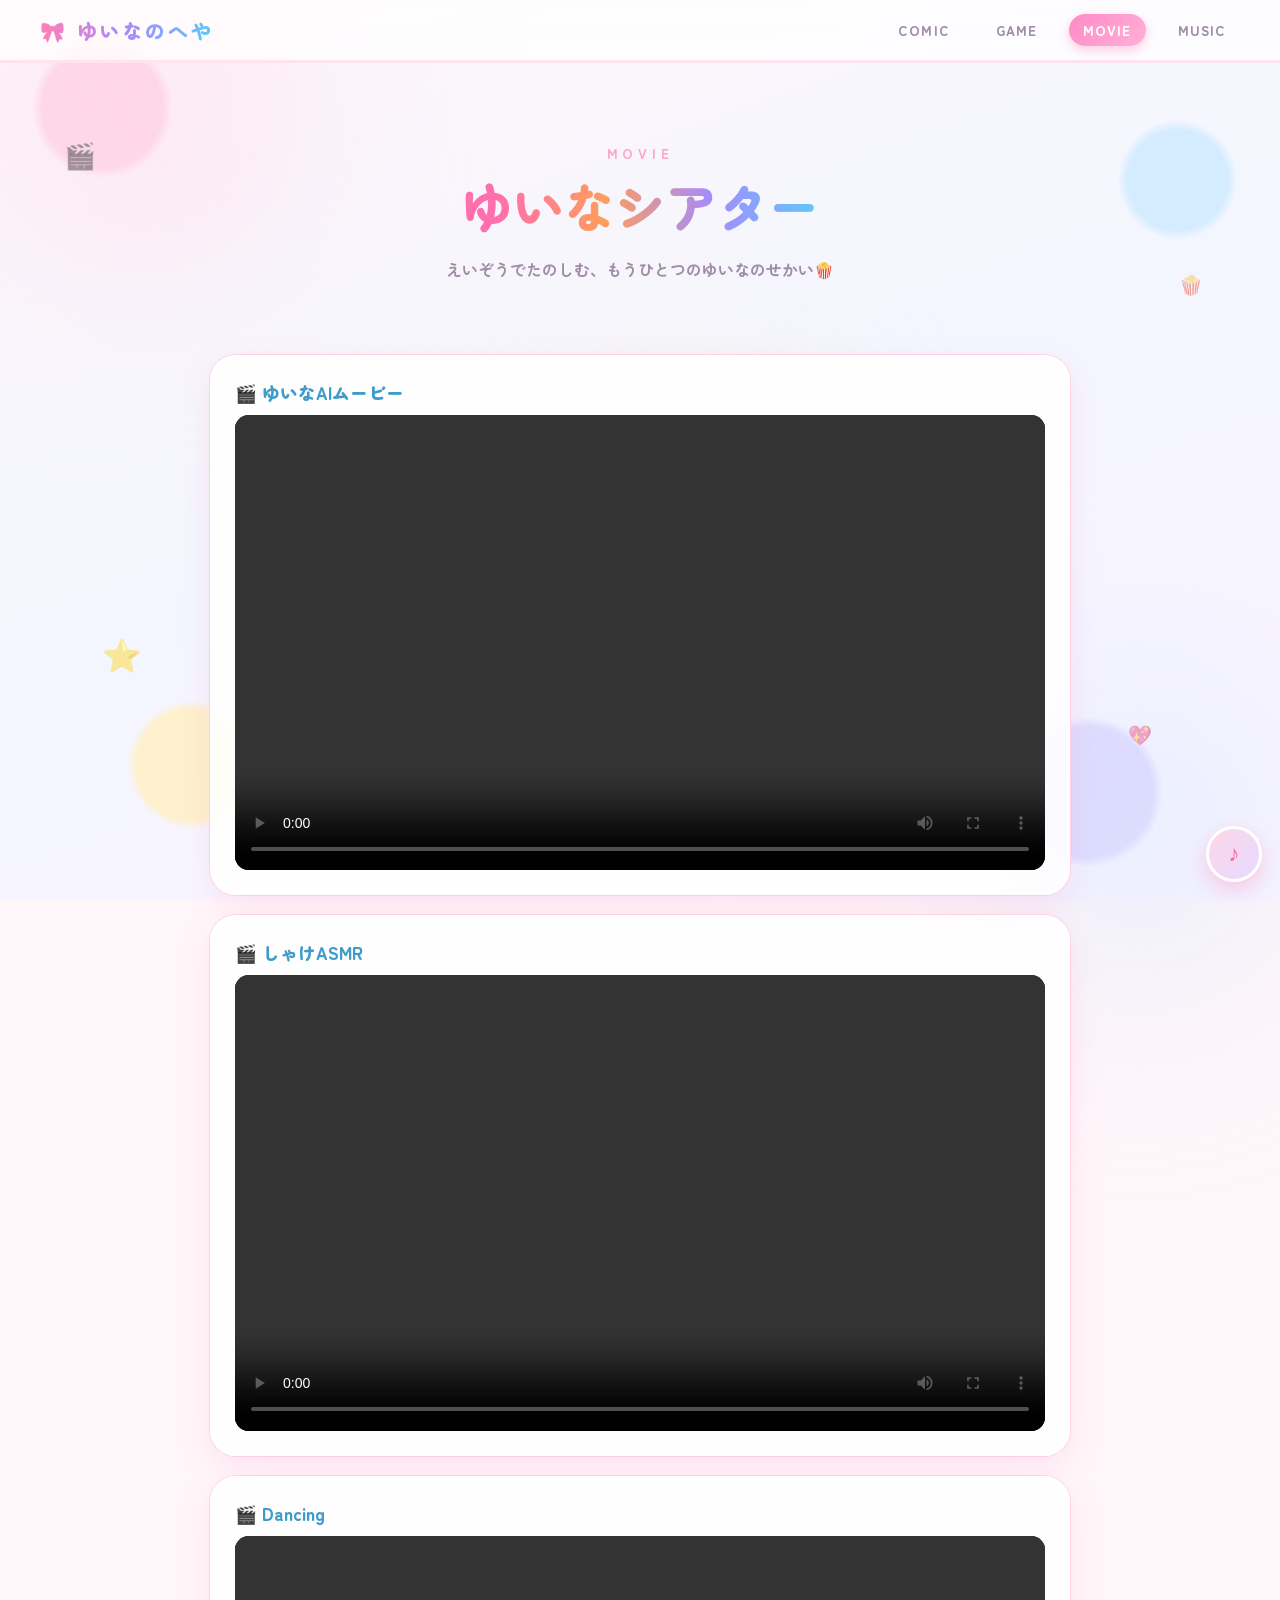
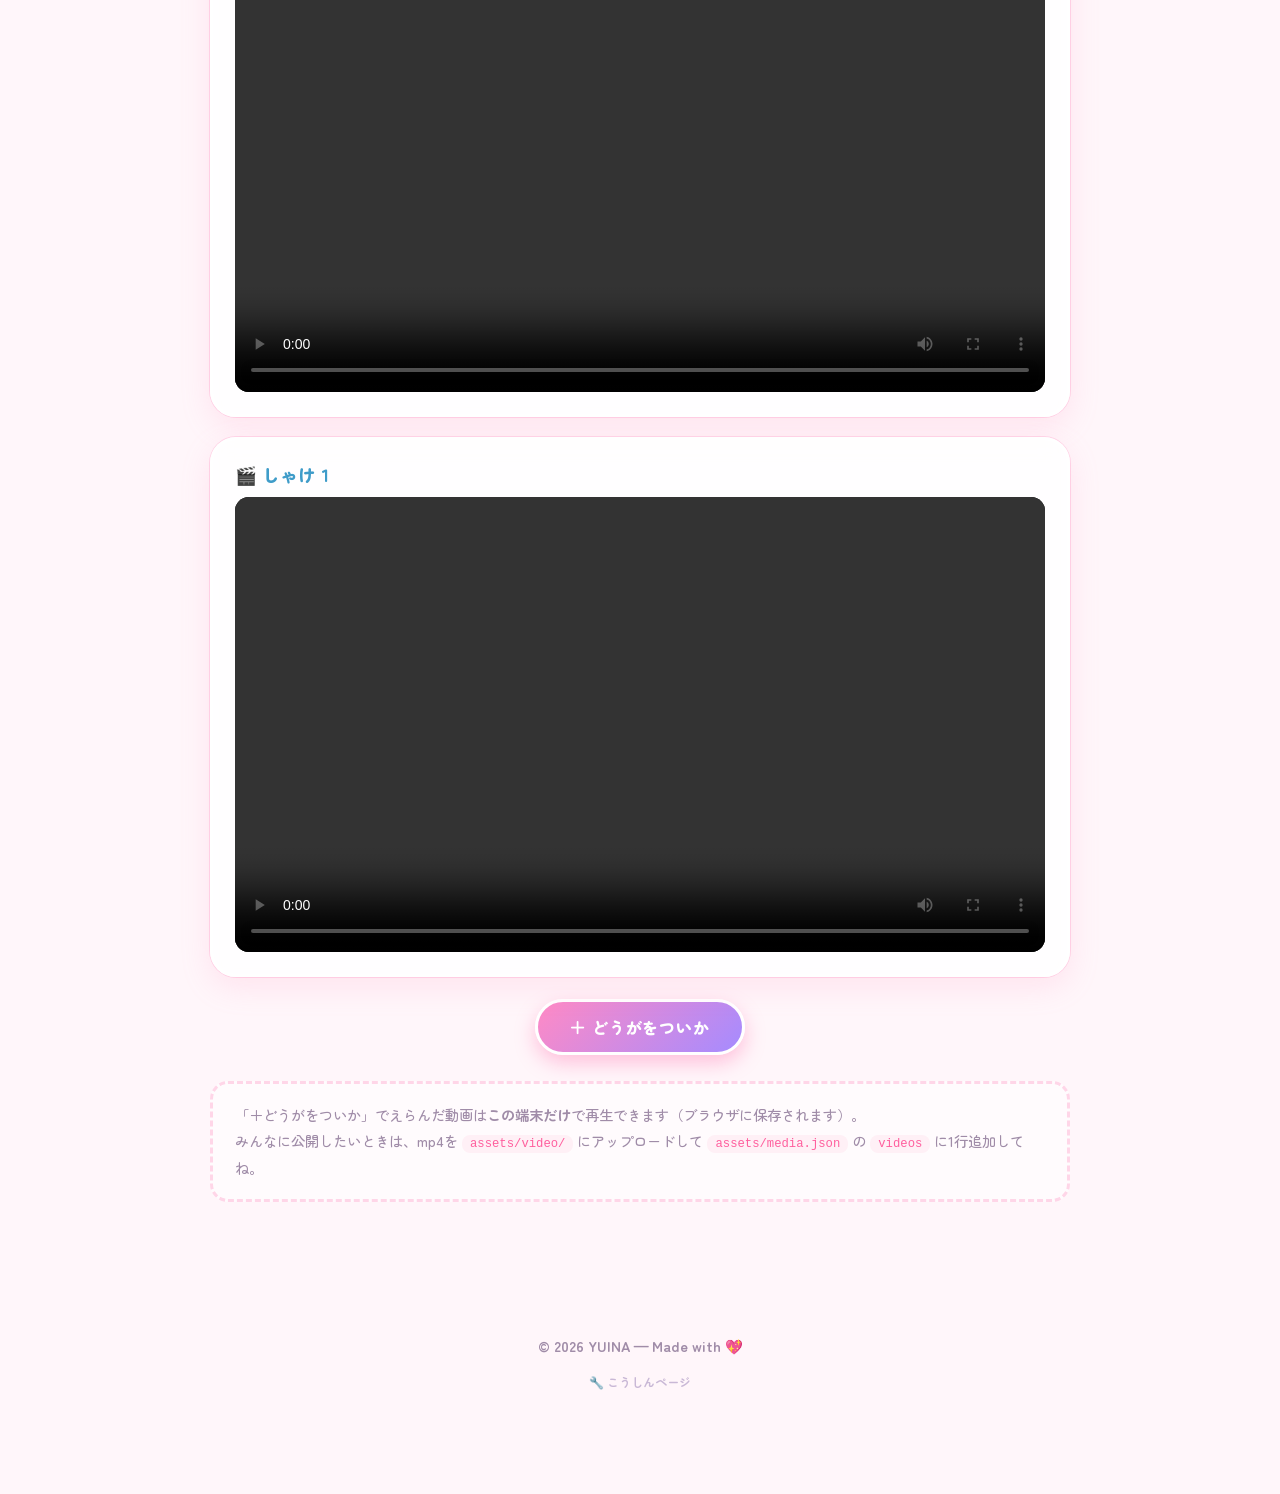
<file: movie.html>
<!doctype html>
<html lang="ja">
  <head>
    <meta charset="UTF-8" />
    <meta name="viewport" content="width=device-width, initial-scale=1.0" />
    <meta name="robots" content="noindex, nofollow" />
    <title>ゆいなのへや — MOVIE</title>
    <link rel="stylesheet" href="css/style.css" />
    <style>
      .videos {
        margin: 30px auto 0;
        width: min(100%, 860px);
        display: grid;
        gap: 20px;
      }
      .video-item {
        padding: clamp(12px, 2.5vw, 22px);
      }
      .video-item video {
        display: block;
        width: 100%;
        aspect-ratio: 16 / 9;
        border-radius: 14px;
        background: #000;
        object-fit: cover;
      }
      .video-item .head {
        display: flex;
        align-items: center;
        justify-content: space-between;
        gap: 8px;
        flex-wrap: wrap;
        margin-bottom: 10px;
      }
      .video-item h2 { margin: 0; font-size: 1.1rem; font-weight: 900; color: #3f9cc9; }
      .drop-note { margin: 26px auto 0; width: min(100%, 860px); }
    </style>
  </head>
  <body>
    <div class="aurora" aria-hidden="true"><span class="blob"></span></div>
    <div class="floaties" aria-hidden="true">
      <span style="top: 15%; left: 5%">🎬</span>
      <span style="top: 30%; right: 6%">🍿</span>
      <span style="top: 70%; left: 8%">⭐</span>
      <span style="top: 80%; right: 10%">💖</span>
    </div>

    <header class="site-header">
      <a class="brand" href="index.html">🎀 ゆいなのへや</a>
      <nav class="site-nav" aria-label="メインナビゲーション">
        <a href="comic.html">COMIC</a>
        <a href="game.html">GAME</a>
        <a href="movie.html" aria-current="page">MOVIE</a>
        <a href="music.html">MUSIC</a>
      </nav>
    </header>

    <main class="container">
      <section class="page-hero">
        <p class="eyebrow">Movie</p>
        <h1><span class="gradient-text">ゆいなシアター</span></h1>
        <p class="lead">えいぞうでたのしむ、もうひとつのゆいなのせかい🍿</p>
      </section>

      <section class="videos" id="videos"></section>

      <div class="add-bar">
        <button class="btn" id="add-video-btn" type="button">＋ どうがをついか</button>
      </div>

      <p class="notice drop-note reveal">
        「＋どうがをついか」でえらんだ動画は<strong>この端末だけ</strong>で再生できます（ブラウザに保存されます）。<br />
        みんなに公開したいときは、mp4を <code>assets/video/</code> にアップロードして
        <code>assets/media.json</code> の <code>videos</code> に1行追加してね。
      </p>
    </main>

    <footer class="site-footer">
      <p>© 2026 YUINA — Made with 💖</p>
      <p><a href="upload.html" style="color: #c9b8d6; font-size: 0.75rem; text-decoration: none;">🔧 こうしんページ</a></p>
    </footer>

    <script src="js/bgm.js"></script>
    <script src="js/reveal.js"></script>
    <script src="js/background.js"></script>
    <script src="js/media-store.js"></script>
    <script>
      (() => {
        const FALLBACK_VIDEOS = [
          { file: "assets/video/movie.mp4", title: "ゆいなAIムービー", emoji: "🎬" },
        ];
        const wrap = document.getElementById("videos");

        // 動画の最初のフレームを取り出してポスター画像に設定（サムネ表示）
        function makeThumbnail(video, src) {
          // 表示用videoは軽くしたいので、別の非表示videoでフレームを取得する
          const probe = document.createElement("video");
          probe.preload = "auto";
          probe.muted = true;
          probe.playsInline = true;
          probe.crossOrigin = "anonymous";
          probe.src = src;
          let done = false;
          const capture = () => {
            if (done || !probe.videoWidth) return;
            try {
              const canvas = document.createElement("canvas");
              canvas.width = probe.videoWidth;
              canvas.height = probe.videoHeight;
              canvas.getContext("2d").drawImage(probe, 0, 0, canvas.width, canvas.height);
              video.setAttribute("poster", canvas.toDataURL("image/jpeg", 0.7));
              done = true;
            } catch {}
            probe.removeAttribute("src");
            probe.load();
          };
          probe.addEventListener("loadeddata", () => {
            // 冒頭0秒だと真っ黒なことがあるので少し進めてから取得
            try { probe.currentTime = 0.1; } catch { capture(); }
          });
          probe.addEventListener("seeked", capture);
        }

        function makeVideo({ title, emoji, src, isLocal, id }) {
          const el = document.createElement("article");
          el.className = "video-item glass";
          el.innerHTML = `
            <div class="head">
              <h2>${emoji || "🎬"} ${title}${isLocal ? '<span class="local-badge">この端末のみ</span>' : ""}</h2>
              ${isLocal ? '<button class="remove-btn" type="button">けす</button>' : ""}
            </div>
            <video controls preload="metadata" playsinline></video>`;
          const video = el.querySelector("video");
          video.src = src;
          // 動画の冒頭フレームを自動でサムネ（poster）にする
          makeThumbnail(video, src);
          // 動画をさいせいしたらサイトBGMと他の動画をとめる
          video.addEventListener("play", () => {
            document.querySelectorAll("video, audio").forEach((m) => { if (m !== video) m.pause(); });
            const btn = document.querySelector(".bgm-toggle");
            if (btn && btn.classList.contains("is-playing")) btn.click();
          });
          if (isLocal) {
            el.querySelector(".remove-btn").addEventListener("click", async () => {
              if (confirm(`「${title}」をけしてもいい？`)) {
                await MediaStore.remove(id);
                render();
              }
            });
          }
          return el;
        }

        async function render() {
          wrap.innerHTML = "";
          let videos = FALLBACK_VIDEOS;
          try {
            const res = await fetch("assets/media.json?t=" + Date.now(), { cache: "no-store" });
            if (res.ok) videos = (await res.json()).videos || FALLBACK_VIDEOS;
          } catch {}
          videos.forEach((v) => {
            wrap.appendChild(makeVideo({ title: v.title, emoji: v.emoji, src: v.file }));
          });
          try {
            const locals = await MediaStore.list("video");
            locals.forEach((item) => {
              wrap.appendChild(makeVideo({
                title: item.title,
                emoji: "🏠",
                src: URL.createObjectURL(item.blob),
                isLocal: true,
                id: item.id,
              }));
            });
          } catch {}
          wrap.querySelectorAll(".video-item").forEach((el, i) => {
            el.classList.add("reveal");
            setTimeout(() => el.classList.add("is-visible"), 100 * i);
          });
        }

        MediaStore.setupAddButton(document.getElementById("add-video-btn"), "video", "video/mp4,video/quicktime,.mov,video/*", render);
        render();
      })();
    </script>
  </body>
</html>
</file>
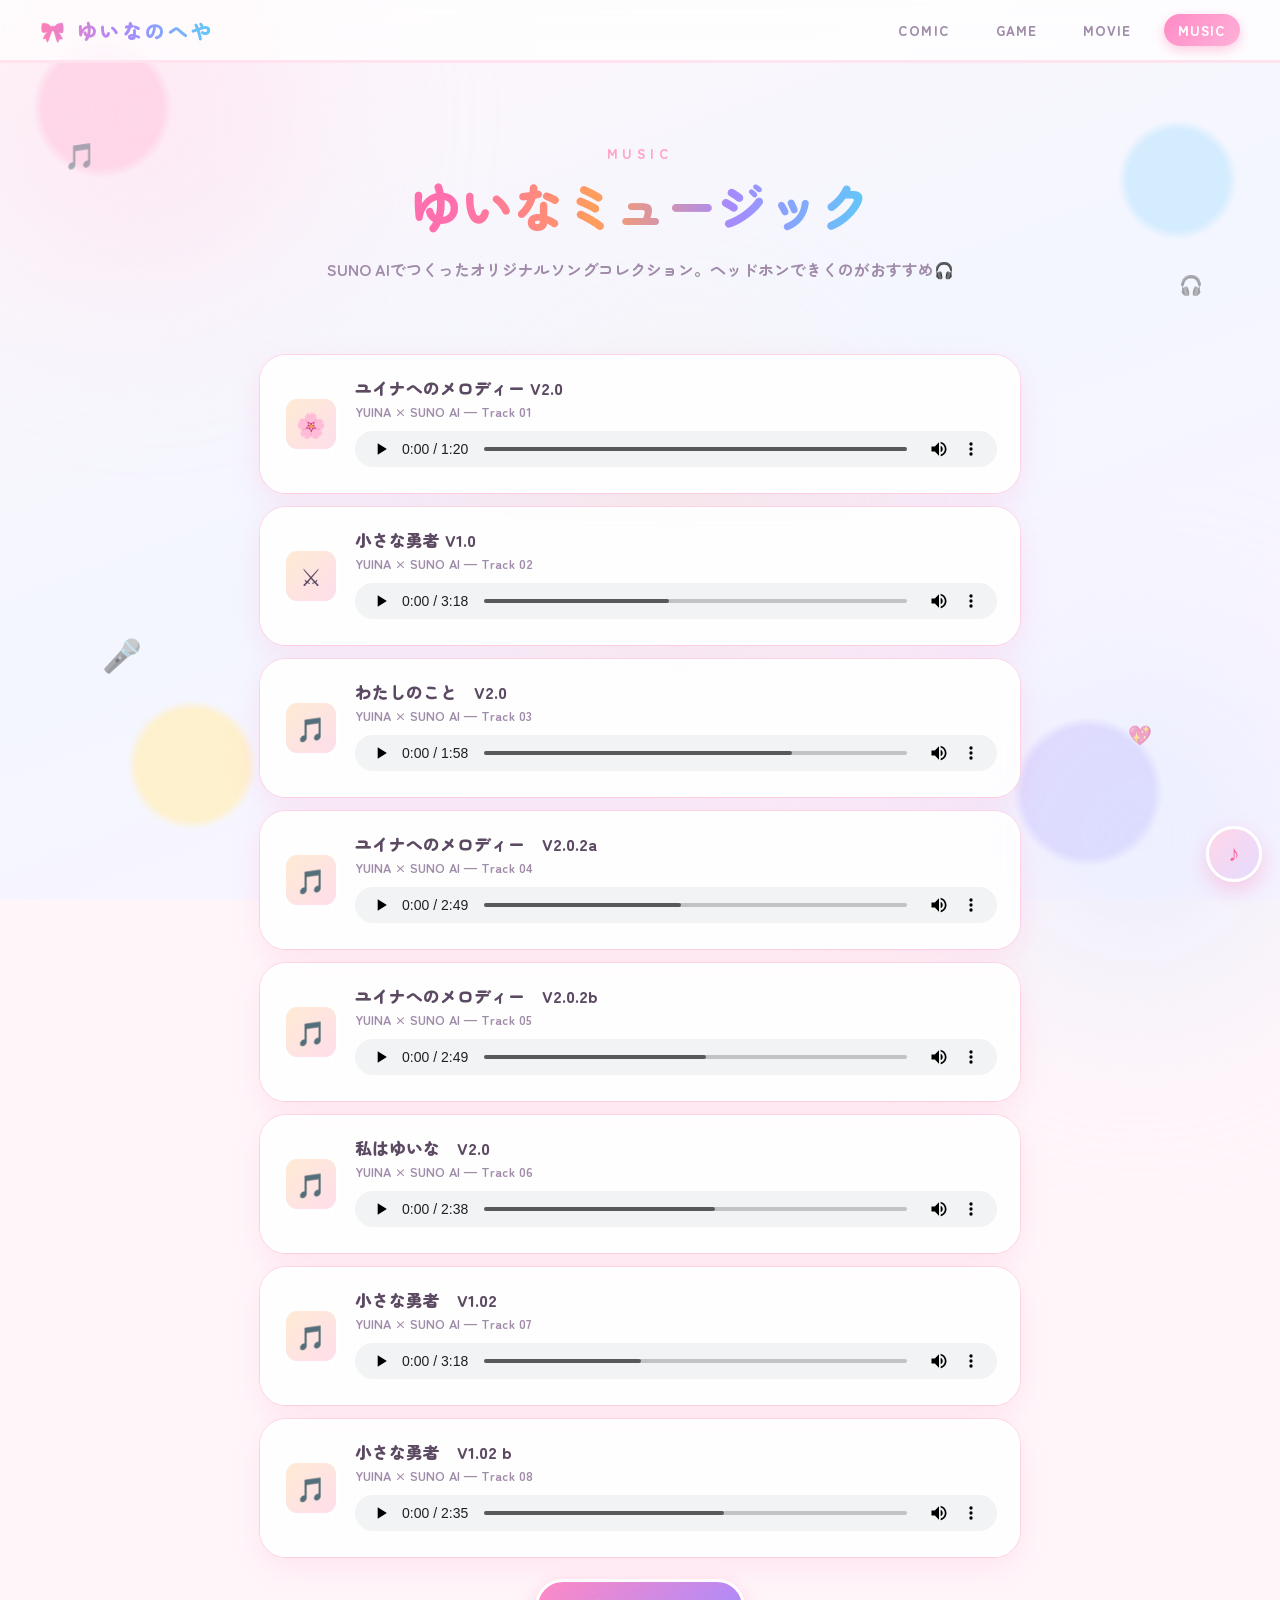
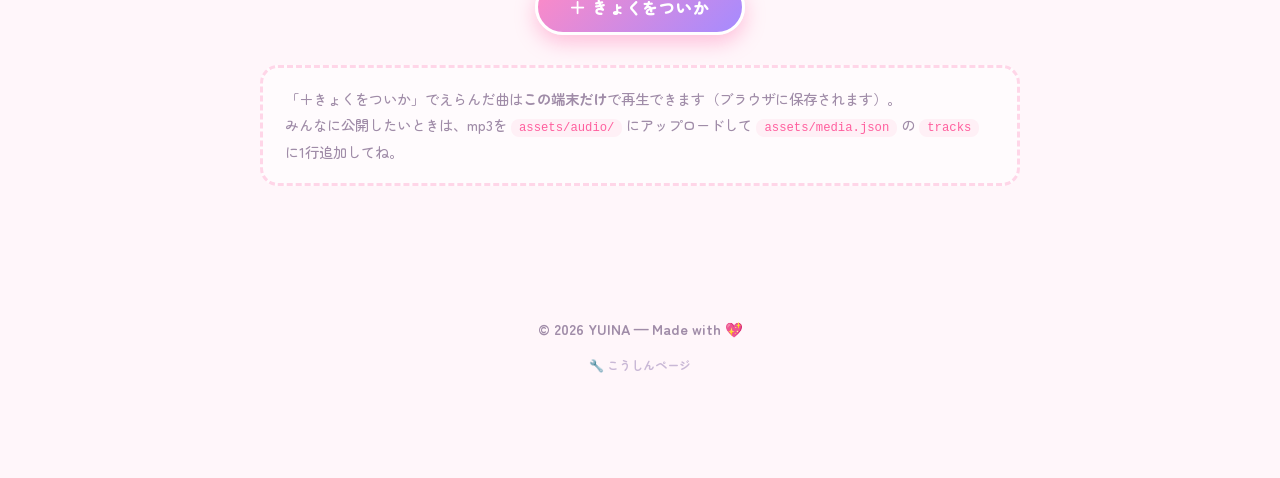
<file: music.html>
<!doctype html>
<html lang="ja">
  <head>
    <meta charset="UTF-8" />
    <meta name="viewport" content="width=device-width, initial-scale=1.0" />
    <meta name="robots" content="noindex, nofollow" />
    <title>ゆいなのへや — MUSIC</title>
    <link rel="stylesheet" href="css/style.css" />
    <style>
      .tracks {
        margin: 30px auto 0;
        width: min(100%, 760px);
        display: grid;
        gap: 14px;
      }
      .track {
        display: grid;
        grid-template-columns: 56px 1fr;
        gap: 16px;
        align-items: center;
        padding: 18px 20px;
        transition: transform 0.25s ease, border-color 0.25s ease;
      }
      .track:hover { transform: translateX(6px); }
      .track .art {
        width: 56px;
        height: 56px;
        border-radius: 14px;
        display: grid;
        place-items: center;
        font-size: 1.5rem;
        background: linear-gradient(135deg, rgba(255, 180, 84, 0.25), rgba(255, 127, 181, 0.25));
        border: 3px solid #fff;
        overflow: hidden;
      }
      .track .art img { width: 100%; height: 100%; object-fit: cover; display: block; }
      .track h3 { margin: 0 0 2px; font-size: 1.05rem; font-weight: 900; }
      .track .artist { margin: 0 0 10px; color: var(--text-dim); font-size: 0.8rem; font-weight: 700; }
      .track audio { width: 100%; height: 36px; }
      .track .head { display: flex; align-items: center; justify-content: space-between; gap: 8px; flex-wrap: wrap; }
      .drop-note { margin: 30px auto 0; width: min(100%, 760px); }
      @media (max-width: 640px) {
        .track { grid-template-columns: 44px 1fr; padding: 14px; }
        .track .art { width: 44px; height: 44px; font-size: 1.2rem; }
      }
    </style>
  </head>
  <body>
    <div class="aurora" aria-hidden="true"><span class="blob"></span></div>
    <div class="floaties" aria-hidden="true">
      <span style="top: 15%; left: 5%">🎵</span>
      <span style="top: 30%; right: 6%">🎧</span>
      <span style="top: 70%; left: 8%">🎤</span>
      <span style="top: 80%; right: 10%">💖</span>
    </div>

    <header class="site-header">
      <a class="brand" href="index.html">🎀 ゆいなのへや</a>
      <nav class="site-nav" aria-label="メインナビゲーション">
        <a href="comic.html">COMIC</a>
        <a href="game.html">GAME</a>
        <a href="movie.html">MOVIE</a>
        <a href="music.html" aria-current="page">MUSIC</a>
      </nav>
    </header>

    <main class="container">
      <section class="page-hero">
        <p class="eyebrow">Music</p>
        <h1><span class="gradient-text">ゆいなミュージック</span></h1>
        <p class="lead">SUNO AIでつくったオリジナルソングコレクション。ヘッドホンできくのがおすすめ🎧</p>
      </section>

      <section class="tracks" id="tracks"></section>

      <div class="add-bar">
        <button class="btn" id="add-track-btn" type="button">＋ きょくをついか</button>
      </div>

      <p class="notice drop-note reveal">
        「＋きょくをついか」でえらんだ曲は<strong>この端末だけ</strong>で再生できます（ブラウザに保存されます）。<br />
        みんなに公開したいときは、mp3を <code>assets/audio/</code> にアップロードして
        <code>assets/media.json</code> の <code>tracks</code> に1行追加してね。
      </p>
    </main>

    <footer class="site-footer">
      <p>© 2026 YUINA — Made with 💖</p>
      <p><a href="upload.html" style="color: #c9b8d6; font-size: 0.75rem; text-decoration: none;">🔧 こうしんページ</a></p>
    </footer>

    <script src="js/bgm.js"></script>
    <script src="js/reveal.js"></script>
    <script src="js/background.js"></script>
    <script src="js/media-store.js"></script>
    <script>
      (() => {
        // media.json が読めないときの予備リスト
        const FALLBACK_TRACKS = [
          { file: "assets/audio/bgm.mp3", title: "ユイナへのメロディー V2.0", emoji: "🌸" },
          { file: "assets/audio/track2.mp3", title: "小さな勇者 V1.0", emoji: "⚔️" },
        ];
        const wrap = document.getElementById("tracks");

        function makeTrack({ title, emoji, thumb, src, isLocal, id, index }) {
          const el = document.createElement("article");
          el.className = "track glass";
          const art = thumb
            ? `<div class="art"><img src="${thumb}" alt="" loading="lazy" /></div>`
            : `<div class="art" aria-hidden="true">${emoji || "🎵"}</div>`;
          el.innerHTML = `
            ${art}
            <div>
              <div class="head">
                <h3>${title}${isLocal ? '<span class="local-badge">この端末のみ</span>' : ""}</h3>
                ${isLocal ? '<button class="remove-btn" type="button">けす</button>' : ""}
              </div>
              <p class="artist">YUINA × SUNO AI${index ? ` — Track ${String(index).padStart(2, "0")}` : ""}</p>
              <audio controls preload="metadata"></audio>
            </div>`;
          const audio = el.querySelector("audio");
          audio.src = src;
          audio.addEventListener("play", () => {
            document.querySelectorAll("audio").forEach((a) => { if (a !== audio) a.pause(); });
            const btn = document.querySelector(".bgm-toggle");
            if (btn && btn.classList.contains("is-playing")) btn.click();
          });
          if (isLocal) {
            el.querySelector(".remove-btn").addEventListener("click", async () => {
              if (confirm(`「${title}」をけしてもいい？`)) {
                await MediaStore.remove(id);
                render();
              }
            });
          }
          return el;
        }

        async function render() {
          wrap.innerHTML = "";
          let tracks = FALLBACK_TRACKS;
          try {
            const res = await fetch("assets/media.json?t=" + Date.now(), { cache: "no-store" });
            if (res.ok) tracks = (await res.json()).tracks || FALLBACK_TRACKS;
          } catch {}
          tracks.forEach((t, i) => {
            wrap.appendChild(makeTrack({ title: t.title, emoji: t.emoji, thumb: t.thumb, src: t.file, index: i + 1 }));
          });
          try {
            const locals = await MediaStore.list("music");
            locals.forEach((item) => {
              wrap.appendChild(makeTrack({
                title: item.title,
                emoji: "🏠",
                src: URL.createObjectURL(item.blob),
                isLocal: true,
                id: item.id,
              }));
            });
          } catch {}
          wrap.querySelectorAll(".track").forEach((el, i) => {
            el.classList.add("reveal");
            setTimeout(() => el.classList.add("is-visible"), 100 * i);
          });
        }

        MediaStore.setupAddButton(document.getElementById("add-track-btn"), "music", "audio/*", render);
        render();
      })();
    </script>
  </body>
</html>
</file>
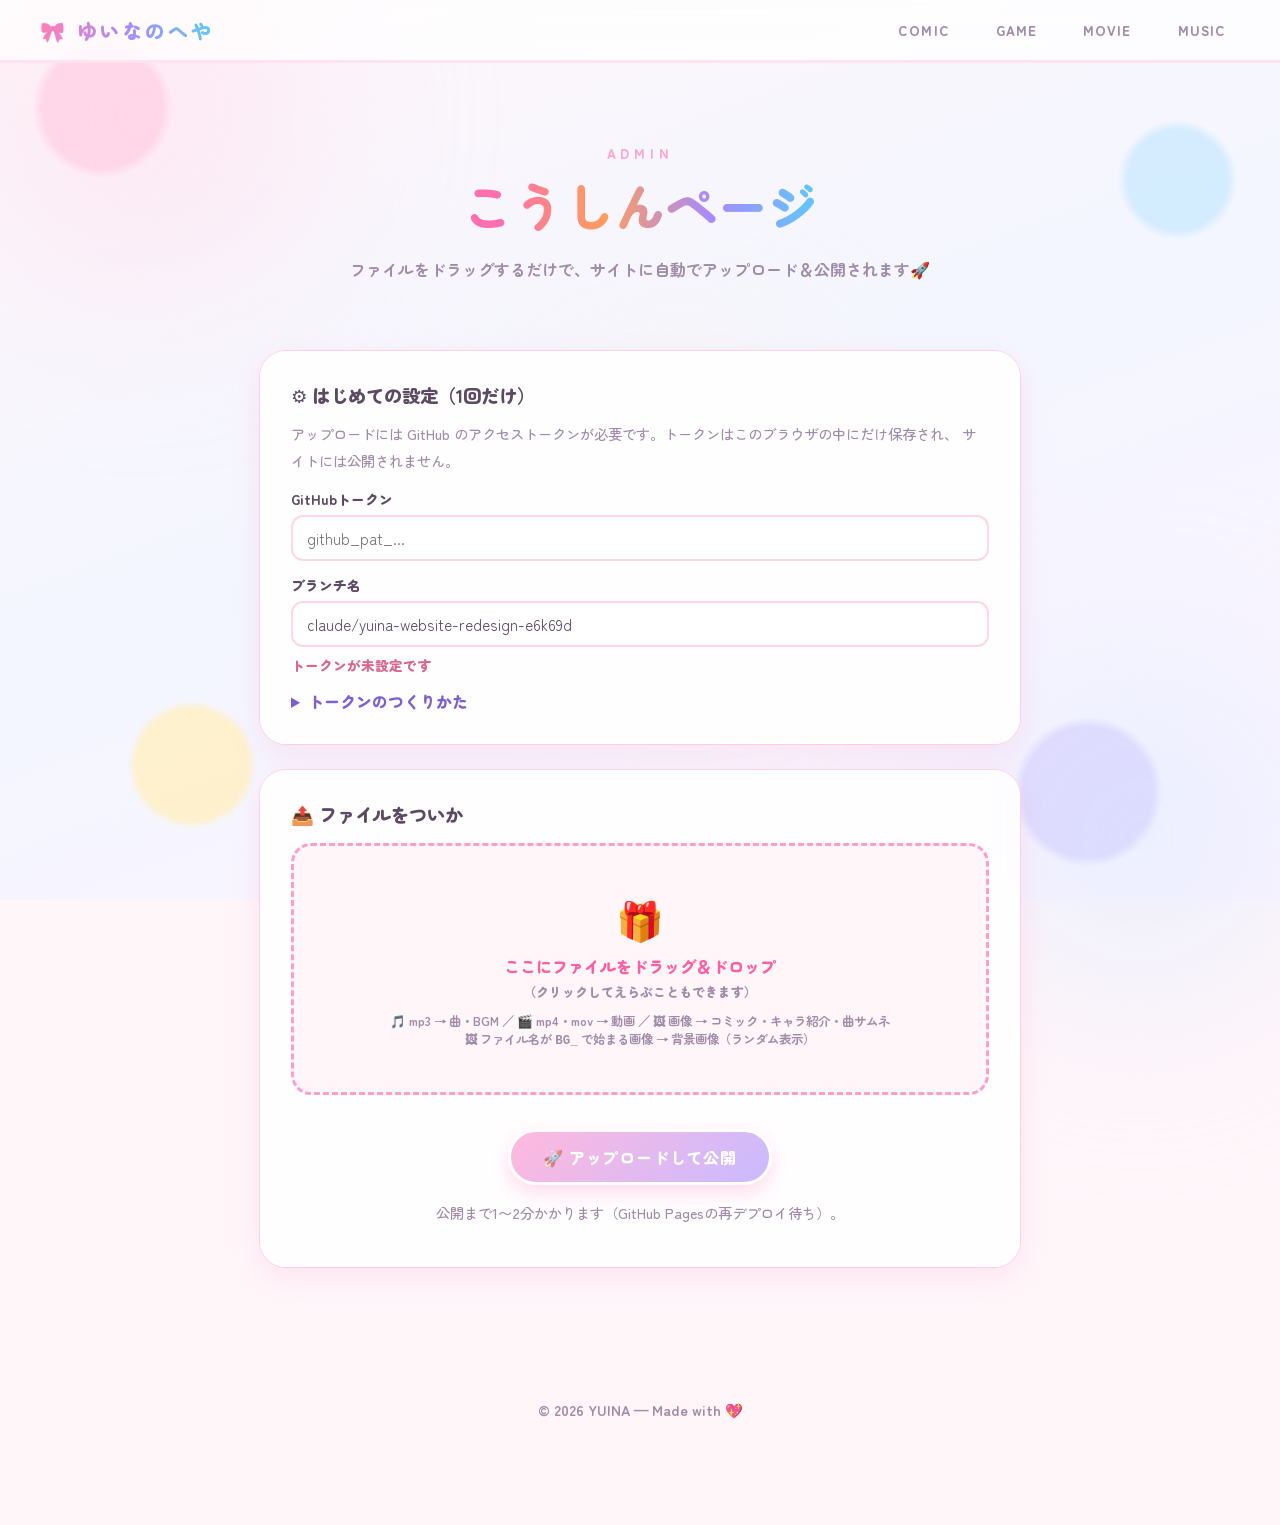
<file: upload.html>
<!doctype html>
<html lang="ja">
  <head>
    <meta charset="UTF-8" />
    <meta name="viewport" content="width=device-width, initial-scale=1.0" />
    <meta name="robots" content="noindex, nofollow" />
    <title>ゆいなのへや — こうしんページ</title>
    <link rel="stylesheet" href="css/style.css" />
    <style>
      .panel {
        margin: 26px auto 0;
        width: min(100%, 760px);
        padding: clamp(18px, 3vw, 28px);
      }
      .panel h2 { margin: 0 0 12px; font-size: 1.15rem; font-weight: 900; }
      .panel p { color: var(--text-dim); font-size: 0.9rem; line-height: 1.9; margin: 0 0 10px; }
      .panel label { display: block; font-weight: 900; font-size: 0.85rem; margin: 14px 0 6px; }
      .panel input[type="password"], .panel input[type="text"] {
        width: 100%;
        font-family: inherit;
        font-size: 0.95rem;
        padding: 10px 14px;
        border: 2px solid #ffd6e8;
        border-radius: 12px;
        background: #fff;
        color: var(--text);
        box-sizing: border-box;
      }
      .panel input:focus { outline: none; border-color: #ff9ecb; }
      .token-status { font-weight: 900; font-size: 0.85rem; margin-top: 8px; }
      .token-status.ok { color: #2fa46a; }
      .token-status.ng { color: #d9668f; }

      #drop-zone {
        margin-top: 16px;
        border: 3px dashed #ff9ecb;
        border-radius: 20px;
        background: #fff6fa;
        padding: 44px 20px;
        text-align: center;
        font-weight: 900;
        color: #ff5f9e;
        transition: background 0.2s ease, transform 0.2s ease;
        cursor: pointer;
      }
      #drop-zone.dragover { background: #ffe9f3; transform: scale(1.02); }
      #drop-zone .big { font-size: 2.4rem; display: block; margin-bottom: 8px; }

      .queue { margin-top: 18px; display: grid; gap: 10px; }
      .q-item {
        display: grid;
        grid-template-columns: 1fr auto;
        gap: 10px 14px;
        align-items: center;
        background: #fff;
        border: 2px solid #ffe3ef;
        border-radius: 14px;
        padding: 12px 16px;
      }
      .q-item .name { font-weight: 900; font-size: 0.9rem; word-break: break-all; }
      .q-item .controls { display: flex; gap: 8px; flex-wrap: wrap; grid-column: 1 / -1; }
      .q-item select, .q-item input[type="text"] {
        font-family: inherit;
        font-size: 0.85rem;
        padding: 7px 10px;
        border: 2px solid #ffd6e8;
        border-radius: 10px;
        background: #fff;
        color: var(--text);
      }
      .q-item input[type="text"] { flex: 1; min-width: 140px; }
      .q-item .status { font-size: 0.8rem; font-weight: 900; color: var(--text-dim); }
      .q-item .status.ok { color: #2fa46a; }
      .q-item .status.ng { color: #d9668f; }
      .actions { margin-top: 16px; display: flex; gap: 12px; justify-content: center; flex-wrap: wrap; }
      details.howto { margin-top: 14px; }
      details.howto summary { cursor: pointer; font-weight: 900; color: #7c5fd3; }
      details.howto ol { color: var(--text-dim); font-size: 0.88rem; line-height: 2; }
      details.howto a { color: #ff5f9e; font-weight: 900; }
    </style>
  </head>
  <body>
    <div class="aurora" aria-hidden="true"><span class="blob"></span></div>

    <header class="site-header">
      <a class="brand" href="index.html">🎀 ゆいなのへや</a>
      <nav class="site-nav" aria-label="メインナビゲーション">
        <a href="comic.html">COMIC</a>
        <a href="game.html">GAME</a>
        <a href="movie.html">MOVIE</a>
        <a href="music.html">MUSIC</a>
      </nav>
    </header>

    <main class="container">
      <section class="page-hero">
        <p class="eyebrow">Admin</p>
        <h1><span class="gradient-text">こうしんページ</span></h1>
        <p class="lead">ファイルをドラッグするだけで、サイトに自動でアップロード＆公開されます🚀</p>
      </section>

      <!-- 設定 -->
      <section class="panel glass reveal">
        <h2>⚙️ はじめての設定（1回だけ）</h2>
        <p>
          アップロードには GitHub のアクセストークンが必要です。トークンはこのブラウザの中にだけ保存され、
          サイトには公開されません。
        </p>
        <label for="token">GitHubトークン</label>
        <input type="password" id="token" placeholder="github_pat_..." autocomplete="off" />
        <label for="branch">ブランチ名</label>
        <input type="text" id="branch" />
        <div class="token-status" id="token-status"></div>
        <details class="howto">
          <summary>トークンのつくりかた</summary>
          <ol>
            <li><a href="https://github.com/settings/personal-access-tokens/new" target="_blank" rel="noopener">GitHubのトークン作成ページ</a>を開く</li>
            <li>「Repository access」で <strong>Only select repositories → このサイトのリポジトリ</strong> を選ぶ</li>
            <li>「Permissions → Repository permissions → <strong>Contents</strong>」を <strong>Read and write</strong> にする</li>
            <li>「Generate token」を押して、表示された <code>github_pat_...</code> を上の欄に貼り付ける</li>
          </ol>
        </details>
      </section>

      <!-- ドロップゾーン -->
      <section class="panel glass reveal">
        <h2>📤 ファイルをついか</h2>
        <div id="drop-zone">
          <span class="big">🎁</span>
          ここにファイルをドラッグ＆ドロップ<br />
          <span style="font-size: 0.8rem; color: var(--text-dim)">（クリックしてえらぶこともできます）</span>
          <div style="margin-top: 10px; font-size: 0.78rem; color: var(--text-dim); font-weight: 700">
            🎵 mp3 → 曲・BGM ／ 🎬 mp4・mov → 動画 ／ 🖼 画像 → コミック・キャラ紹介・曲サムネ<br />
            🖼 ファイル名が <code>BG_</code> で始まる画像 → 背景画像（ランダム表示）
          </div>
        </div>
        <div class="queue" id="queue"></div>
        <div class="actions">
          <button class="btn" id="upload-btn" type="button" disabled>🚀 アップロードして公開</button>
        </div>
        <p style="margin-top: 14px; text-align: center;">
          公開まで1〜2分かかります（GitHub Pagesの再デプロイ待ち）。
        </p>
      </section>
    </main>

    <footer class="site-footer">
      <p>© 2026 YUINA — Made with 💖</p>
    </footer>

    <script src="js/reveal.js"></script>
    <script src="js/background.js"></script>
    <script>
      (() => {
        // GitHub Pages のURLから owner / repo を自動判定（リポジトリ名を変えてもそのまま動く）
        let OWNER = "snit2001s-dotcom";
        let REPO = "codex-practice";
        if (location.hostname.endsWith(".github.io")) {
          OWNER = location.hostname.split(".")[0];
          const seg = location.pathname.split("/").filter(Boolean);
          if (seg.length > 1) REPO = seg[0];
        }
        const DEFAULT_BRANCH = "claude/yuina-website-redesign-e6k69d";
        const API = `https://api.github.com/repos/${OWNER}/${REPO}/contents/`;

        const tokenInput = document.getElementById("token");
        const branchInput = document.getElementById("branch");
        const tokenStatus = document.getElementById("token-status");
        const dropZone = document.getElementById("drop-zone");
        const queueEl = document.getElementById("queue");
        const uploadBtn = document.getElementById("upload-btn");
        let queue = [];

        // --- 設定の保存と確認 ---
        tokenInput.value = localStorage.getItem("yuina-gh-token") || "";
        branchInput.value = localStorage.getItem("yuina-gh-branch") || DEFAULT_BRANCH;
        tokenInput.addEventListener("change", () => {
          localStorage.setItem("yuina-gh-token", tokenInput.value.trim());
          checkToken();
        });
        branchInput.addEventListener("change", () =>
          localStorage.setItem("yuina-gh-branch", branchInput.value.trim())
        );

        function headers() {
          return {
            Authorization: `Bearer ${tokenInput.value.trim()}`,
            Accept: "application/vnd.github+json",
          };
        }

        async function checkToken() {
          if (!tokenInput.value.trim()) {
            tokenStatus.textContent = "トークンが未設定です";
            tokenStatus.className = "token-status ng";
            return false;
          }
          try {
            const res = await fetch(`https://api.github.com/repos/${OWNER}/${REPO}`, { headers: headers() });
            if (res.ok) {
              tokenStatus.textContent = "✅ 接続OK！アップロードできます";
              tokenStatus.className = "token-status ok";
              return true;
            }
          } catch {}
          tokenStatus.textContent = "❌ 接続できません（トークンを確認してね）";
          tokenStatus.className = "token-status ng";
          return false;
        }
        checkToken();

        // 既存の曲リスト（サムネ紐付け用）を読み込む
        let siteTracks = [];
        (async () => {
          try {
            const res = await fetch("assets/media.json?t=" + Date.now(), { cache: "no-store" });
            if (res.ok) siteTracks = (await res.json()).tracks || [];
          } catch {}
        })();

        // --- ファイル受付 ---
        const picker = document.createElement("input");
        picker.type = "file";
        picker.multiple = true;
        picker.accept = "audio/*,video/*,video/quicktime,.mov,image/*";
        picker.style.display = "none";
        document.body.appendChild(picker);
        dropZone.addEventListener("click", () => picker.click());
        picker.addEventListener("change", () => { addFiles(picker.files); picker.value = ""; });

        ["dragenter", "dragover"].forEach((ev) =>
          dropZone.addEventListener(ev, (e) => { e.preventDefault(); dropZone.classList.add("dragover"); })
        );
        ["dragleave", "drop"].forEach((ev) =>
          dropZone.addEventListener(ev, (e) => { e.preventDefault(); dropZone.classList.remove("dragover"); })
        );
        dropZone.addEventListener("drop", (e) => addFiles(e.dataTransfer.files));

        function isImage(file) {
          return file.type.startsWith("image/") || /\.(png|jpe?g|webp|gif)$/i.test(file.name);
        }
        function guessKind(file) {
          if (file.type.startsWith("audio/") || /\.(mp3|m4a|wav)$/i.test(file.name)) return "track";
          if (file.type.startsWith("video/") || /\.(mp4|mov|webm|m4v)$/i.test(file.name)) return "video";
          if (isImage(file)) return /^BG_/i.test(file.name) ? "background" : "comic";
          return "";
        }

        function addFiles(files) {
          for (const file of files) {
            const kind = guessKind(file);
            if (!kind) { alert(`「${file.name}」は対応していないファイルです`); continue; }
            const item = { file, kind, title: file.name.replace(/\.[^.]+$/, "") };
            if (kind === "trackthumb") item.target = siteTracks[0] && siteTracks[0].file;
            queue.push(item);
            renderQueue();
          }
        }

        const KIND_LABELS = {
          track: "🎵 曲としてついか",
          bgm: "🔊 サイトBGMにする",
          video: "🎬 動画としてついか",
          comic: "📖 コミックの話としてついか",
          character: "🌟 キャラしょうかい画像にする",
          background: "🖼 背景画像にする",
          trackthumb: "🎵 曲のサムネにする",
        };
        const IMAGE_KINDS = ["comic", "character", "background", "trackthumb"];
        const KIND_OPTIONS = {
          track: ["track", "bgm"],
          video: ["video"],
          comic: IMAGE_KINDS,
          background: ["background", "comic", "character", "trackthumb"],
        };

        function renderQueue() {
          queueEl.innerHTML = "";
          queue.forEach((item, i) => {
            const row = document.createElement("div");
            row.className = "q-item";
            const opts = (KIND_OPTIONS[guessKind(item.file)] || [item.kind])
              .map((k) => `<option value="${k}" ${k === item.kind ? "selected" : ""}>${KIND_LABELS[k]}</option>`)
              .join("");
            // 曲サムネのときは、どの曲用かを選ぶドロップダウンを出す
            const trackSel = item.kind === "trackthumb"
              ? `<select data-i="${i}" class="track-sel">${
                  siteTracks.length
                    ? siteTracks.map((t) => `<option value="${t.file}" ${t.file === item.target ? "selected" : ""}>${t.title}</option>`).join("")
                    : '<option value="">（曲がありません）</option>'
                }</select>`
              : "";
            // 背景・サムネはタイトル入力を隠す
            const titleIn = (item.kind === "background" || item.kind === "trackthumb")
              ? ""
              : `<input type="text" data-i="${i}" class="title-in" value="${item.title}" placeholder="タイトル" />`;
            row.innerHTML = `
              <div class="name">${item.file.name}</div>
              <div class="status">${item.status || "じゅんびOK"}</div>
              <div class="controls">
                <select data-i="${i}" class="kind-sel">${opts}</select>
                ${trackSel}
                ${titleIn}
                <button class="remove-btn" data-i="${i}" type="button">けす</button>
              </div>`;
            queueEl.appendChild(row);
          });
          queueEl.querySelectorAll(".kind-sel").forEach((s) =>
            s.addEventListener("change", () => {
              const item = queue[s.dataset.i];
              item.kind = s.value;
              if (item.kind === "trackthumb" && !item.target) item.target = siteTracks[0] && siteTracks[0].file;
              renderQueue();
            })
          );
          queueEl.querySelectorAll(".track-sel").forEach((s) =>
            s.addEventListener("change", () => (queue[s.dataset.i].target = s.value))
          );
          queueEl.querySelectorAll(".title-in").forEach((s) =>
            s.addEventListener("input", () => (queue[s.dataset.i].title = s.value))
          );
          queueEl.querySelectorAll(".remove-btn").forEach((b) =>
            b.addEventListener("click", () => { queue.splice(b.dataset.i, 1); renderQueue(); })
          );
          uploadBtn.disabled = queue.length === 0;
        }

        // --- GitHubへアップロード ---
        function toBase64(file) {
          return new Promise((resolve, reject) => {
            const r = new FileReader();
            r.onload = () => resolve(r.result.split(",")[1]);
            r.onerror = () => reject(r.error);
            r.readAsDataURL(file);
          });
        }

        function safeName(name) {
          const ext = (name.match(/\.[^.]+$/) || [""])[0].toLowerCase();
          const base = name.replace(/\.[^.]+$/, "").replace(/[^\w\-ぁ-んァ-ヶ一-龠ー]/g, "_");
          return Date.now().toString(36) + "_" + base.slice(0, 40) + ext;
        }

        async function putFile(path, base64, message, sha) {
          const body = { message, content: base64, branch: branchInput.value.trim() };
          if (sha) body.sha = sha;
          const res = await fetch(API + path, {
            method: "PUT",
            headers: { ...headers(), "Content-Type": "application/json" },
            body: JSON.stringify(body),
          });
          if (!res.ok) throw new Error(`${path}: HTTP ${res.status}`);
          return res.json();
        }

        async function getFile(path) {
          const res = await fetch(API + path + `?ref=${encodeURIComponent(branchInput.value.trim())}`, {
            headers: headers(),
          });
          if (!res.ok) throw new Error(`${path}: HTTP ${res.status}`);
          return res.json();
        }

        function b64DecodeUtf8(b64) {
          return new TextDecoder().decode(Uint8Array.from(atob(b64.replace(/\n/g, "")), (c) => c.charCodeAt(0)));
        }
        function b64EncodeUtf8(str) {
          return btoa(String.fromCharCode(...new TextEncoder().encode(str)));
        }

        uploadBtn.addEventListener("click", async () => {
          if (!(await checkToken())) return;
          uploadBtn.disabled = true;
          uploadBtn.textContent = "アップロード中…";

          try {
            // 1. 各ファイルをアップロード
            for (const item of queue) {
              item.status = "アップロード中…";
              renderQueueStatus();
              const base64 = await toBase64(item.file);
              let dir = { track: "assets/audio/", bgm: "assets/audio/", video: "assets/video/", comic: "assets/comic/", character: "assets/comic/", background: "assets/img/", trackthumb: "assets/img/" }[item.kind];
              item.path = dir + safeName(item.file.name);
              await putFile(item.path, base64, `Add ${item.kind}: ${item.title}`);
              item.status = "✅ アップ完了";
              renderQueueStatus();
            }

            // 2. media.json を更新
            const metaFile = await getFile("assets/media.json");
            const meta = JSON.parse(b64DecodeUtf8(metaFile.content));
            for (const item of queue) {
              if (item.kind === "track") meta.tracks.push({ file: item.path, title: item.title, emoji: "🎵" });
              if (item.kind === "bgm") { meta.bgm = item.path; meta.tracks.push({ file: item.path, title: item.title, emoji: "🔊" }); }
              if (item.kind === "video") meta.videos.push({ file: item.path, title: item.title, emoji: "🎬" });
              if (item.kind === "comic") meta.comics.push({ file: item.path, title: item.title });
              if (item.kind === "character") meta.characterImage = item.path;
              if (item.kind === "background") { meta.backgrounds = meta.backgrounds || []; meta.backgrounds.push(item.path); }
              if (item.kind === "trackthumb") {
                const t = (meta.tracks || []).find((x) => x.file === item.target);
                if (t) t.thumb = item.path;
              }
            }
            await putFile(
              "assets/media.json",
              b64EncodeUtf8(JSON.stringify(meta, null, 2) + "\n"),
              "Update media.json (こうしんページから追加)",
              metaFile.sha
            );

            alert("🎉 アップロード完了！1〜2分後にサイトへ反映されます");
            queue = [];
            renderQueue();
          } catch (err) {
            alert("アップロードに失敗しました: " + err.message);
          } finally {
            uploadBtn.disabled = queue.length === 0;
            uploadBtn.textContent = "🚀 アップロードして公開";
          }
        });

        function renderQueueStatus() {
          queueEl.querySelectorAll(".q-item").forEach((row, i) => {
            const st = row.querySelector(".status");
            st.textContent = queue[i].status || "じゅんびOK";
            st.className = "status" + (queue[i].status?.startsWith("✅") ? " ok" : "");
          });
        }
      })();
    </script>
  </body>
</html>
</file>
<file: css/style.css>
/* ===== Yuina Site — shared styles（かわいい♡POPテーマ） ===== */
@import url("https://fonts.googleapis.com/css2?family=Zen+Maru+Gothic:wght@500;700;900&display=swap");

:root {
  --bg: #fff6fa;
  --text: #5c4a63;
  --text-dim: #a08ca8;
  --card: rgba(255, 255, 255, 0.85);
  --card-border: #ffd6e8;
  --accent-comic: #ff7fb5;
  --accent-game: #a58bff;
  --accent-movie: #5fc9f8;
  --accent-music: #ffb454;
  --radius: 26px;
  color-scheme: light;
}

* { box-sizing: border-box; }

html { scroll-behavior: smooth; }

body {
  margin: 0;
  min-height: 100vh;
  font-family: "Zen Maru Gothic", "Hiragino Maru Gothic ProN", "Yu Gothic", "Meiryo", system-ui, sans-serif;
  font-weight: 500;
  color: var(--text);
  background: var(--bg);
  overflow-x: hidden;
}

/* --- ふわふわパステル背景 --- */
.aurora {
  position: fixed;
  inset: 0;
  z-index: -2;
  background:
    radial-gradient(circle at 8% 12%, rgba(255, 214, 232, 0.9) 0 60px, transparent 70px),
    radial-gradient(circle at 92% 20%, rgba(209, 235, 255, 0.9) 0 50px, transparent 60px),
    radial-gradient(circle at 15% 85%, rgba(255, 240, 200, 0.9) 0 55px, transparent 65px),
    radial-gradient(circle at 85% 88%, rgba(224, 214, 255, 0.9) 0 65px, transparent 75px),
    linear-gradient(160deg, #fff6fa 0%, #f3f6ff 50%, #fdf4ff 100%);
}
.aurora::before,
.aurora::after {
  content: "";
  position: absolute;
  width: 46vmax;
  height: 46vmax;
  border-radius: 50%;
  filter: blur(80px);
  opacity: 0.5;
  animation: drift 24s ease-in-out infinite alternate;
}
.aurora::before {
  background: radial-gradient(circle, #ffd1e6 0%, transparent 60%);
  top: -14vmax;
  left: -12vmax;
}
.aurora::after {
  background: radial-gradient(circle, #cfe6ff 0%, transparent 60%);
  bottom: -18vmax;
  right: -12vmax;
  animation-delay: -12s;
}
.aurora .blob {
  position: absolute;
  width: 38vmax;
  height: 38vmax;
  border-radius: 50%;
  filter: blur(80px);
  opacity: 0.4;
  background: radial-gradient(circle, #ffeccf 0%, transparent 60%);
  top: 28%;
  left: 34%;
  animation: drift 30s ease-in-out infinite alternate-reverse;
}
@keyframes drift {
  from { transform: translate(0, 0) scale(1); }
  to   { transform: translate(7vmax, -5vmax) scale(1.12); }
}

/* --- 浮かぶデコレーション（絵文字） --- */
.floaties {
  position: fixed;
  inset: 0;
  z-index: -1;
  pointer-events: none;
  overflow: hidden;
}
.floaties span {
  position: absolute;
  font-size: 1.6rem;
  opacity: 0.5;
  animation: floaty 9s ease-in-out infinite;
}
.floaties span:nth-child(2n) { animation-duration: 12s; font-size: 1.2rem; }
.floaties span:nth-child(3n) { animation-duration: 15s; font-size: 2rem; }
@keyframes floaty {
  0%, 100% { transform: translateY(0) rotate(-8deg); }
  50%      { transform: translateY(-26px) rotate(8deg); }
}

/* --- header --- */
.site-header {
  position: sticky;
  top: 0;
  z-index: 10;
  display: flex;
  align-items: center;
  justify-content: space-between;
  gap: 16px;
  padding: 14px clamp(16px, 4vw, 40px);
  background: rgba(255, 255, 255, 0.75);
  backdrop-filter: blur(14px);
  -webkit-backdrop-filter: blur(14px);
  border-bottom: 3px solid #ffe3ef;
}
.brand {
  font-weight: 900;
  font-size: 1.25rem;
  letter-spacing: 0.14em;
  text-decoration: none;
  background: linear-gradient(90deg, #ff7fb5, #a58bff, #5fc9f8);
  -webkit-background-clip: text;
  background-clip: text;
  color: transparent;
}
.site-nav {
  display: flex;
  gap: clamp(8px, 2vw, 18px);
  flex-wrap: wrap;
}
.site-nav a {
  color: var(--text-dim);
  text-decoration: none;
  font-size: 0.85rem;
  font-weight: 900;
  letter-spacing: 0.08em;
  padding: 6px 14px;
  border-radius: 999px;
  transition: color 0.2s ease, background 0.2s ease, transform 0.2s ease;
}
.site-nav a:hover {
  color: #ff5f9e;
  background: #fff0f6;
  transform: translateY(-2px) rotate(-2deg);
}
.site-nav a[aria-current="page"] {
  color: #fff;
  background: linear-gradient(135deg, #ff8ac5, #ffb1d9);
  box-shadow: 0 4px 12px rgba(255, 127, 181, 0.4);
}

/* --- layout helpers --- */
.container {
  width: min(100%, 1080px);
  margin-inline: auto;
  padding: 0 clamp(16px, 4vw, 32px);
}

/* ステッカー風カード */
.glass {
  background: var(--card);
  border: 3px solid #fff;
  border-radius: var(--radius);
  backdrop-filter: blur(10px);
  -webkit-backdrop-filter: blur(10px);
  box-shadow: 0 10px 30px rgba(255, 143, 189, 0.18), 0 0 0 1px var(--card-border);
}

/* --- page hero (sub pages) --- */
.page-hero {
  padding: clamp(44px, 8vw, 80px) 0 clamp(24px, 4vw, 40px);
  text-align: center;
}
.page-hero .eyebrow {
  font-size: 0.85rem;
  font-weight: 900;
  letter-spacing: 0.35em;
  color: #ffa5cd;
  text-transform: uppercase;
  margin: 0 0 12px;
}
.page-hero h1 {
  margin: 0;
  font-size: clamp(2rem, 7vw, 3.2rem);
  line-height: 1.2;
  font-weight: 900;
}
.page-hero p.lead {
  margin: 18px auto 0;
  max-width: 44em;
  color: var(--text-dim);
  line-height: 1.9;
  font-weight: 700;
}
.gradient-text {
  background: linear-gradient(90deg, #ff6fae 10%, #ff9d5c 40%, #a58bff 70%, #5fc9f8 100%);
  -webkit-background-clip: text;
  background-clip: text;
  color: transparent;
}

/* --- scroll reveal --- */
.reveal {
  opacity: 0;
  transform: translateY(28px) scale(0.97);
  transition: opacity 0.6s ease, transform 0.6s cubic-bezier(0.34, 1.56, 0.64, 1);
}
.reveal.is-visible {
  opacity: 1;
  transform: none;
}

/* --- buttons（キャンディみたいなぷにぷにボタン） --- */
.btn {
  display: inline-flex;
  align-items: center;
  gap: 8px;
  border: 3px solid #fff;
  border-radius: 999px;
  padding: 13px 32px;
  font-family: inherit;
  font-size: 1rem;
  font-weight: 900;
  letter-spacing: 0.05em;
  color: #fff;
  background: linear-gradient(135deg, #ff8ac5, #a58bff);
  cursor: pointer;
  text-decoration: none;
  box-shadow: 0 8px 20px rgba(255, 127, 181, 0.45);
  transition: transform 0.2s cubic-bezier(0.34, 1.56, 0.64, 1), box-shadow 0.2s ease;
}
.btn:hover { transform: translateY(-3px) scale(1.05); box-shadow: 0 12px 26px rgba(255, 127, 181, 0.55); }
.btn:active { transform: translateY(0) scale(0.97); }
.btn:disabled { opacity: 0.6; cursor: default; transform: none; }
.btn.ghost {
  background: #fff;
  border: 3px solid #ffd6e8;
  box-shadow: 0 4px 12px rgba(255, 143, 189, 0.2);
  color: #ff5f9e;
}
.btn.ghost:hover { border-color: #ff9ecb; }
.btn.ghost:disabled { color: #d8c4d8; border-color: #f3e3ee; }

/* --- BGM toggle --- */
.bgm-toggle {
  position: fixed;
  right: 18px;
  bottom: 18px;
  z-index: 20;
  width: 56px;
  height: 56px;
  border-radius: 50%;
  border: 3px solid #fff;
  background: linear-gradient(135deg, #ffd6e8, #e5dbff);
  color: #ff5f9e;
  font-size: 1.4rem;
  cursor: pointer;
  display: grid;
  place-items: center;
  transition: transform 0.2s cubic-bezier(0.34, 1.56, 0.64, 1);
  box-shadow: 0 8px 20px rgba(255, 143, 189, 0.4);
}
.bgm-toggle:hover { transform: scale(1.12) rotate(8deg); }
.bgm-toggle.is-playing {
  animation: bgm-pulse 2.4s ease-out infinite;
}
@keyframes bgm-pulse {
  0%   { box-shadow: 0 0 0 0 rgba(255, 138, 197, 0.55); }
  100% { box-shadow: 0 0 0 18px rgba(255, 138, 197, 0); }
}

/* --- footer --- */
.site-footer {
  margin-top: clamp(48px, 8vw, 90px);
  padding: 28px 16px 90px;
  text-align: center;
  color: var(--text-dim);
  font-weight: 700;
  font-size: 0.9rem;
}

/* --- placeholder notice --- */
.notice {
  padding: 18px 22px;
  border-radius: 18px;
  border: 3px dashed #ffd6e8;
  background: rgba(255, 255, 255, 0.6);
  color: var(--text-dim);
  font-size: 0.9rem;
  line-height: 1.8;
}
.notice code {
  color: #ff5f9e;
  background: #fff0f6;
  border-radius: 8px;
  padding: 2px 8px;
  font-size: 0.85em;
}

/* --- ページ背景画像（BG_ 画像をランダムに薄く全画面表示） --- */
.bg-image {
  position: fixed;
  inset: 0;
  z-index: -3;               /* aurora(-2) より奥 */
  background-size: cover;
  background-position: center;
  background-repeat: no-repeat;
  opacity: 0.14;             /* 薄く半透明 */
  pointer-events: none;
  animation: bg-fade 1.4s ease;
}
@keyframes bg-fade { from { opacity: 0; } to { opacity: 0.14; } }

/* --- ローカル追加コンテンツ（この端末のみ）バッジと削除ボタン --- */
.local-badge {
  display: inline-block;
  font-size: 0.7rem;
  font-weight: 900;
  color: #7c5fd3;
  background: #efe9ff;
  border: 1px solid #d4c6ff;
  border-radius: 999px;
  padding: 2px 10px;
  margin-left: 8px;
  vertical-align: middle;
}
.remove-btn {
  font-family: inherit;
  font-weight: 900;
  font-size: 0.75rem;
  color: #d9668f;
  background: #fff;
  border: 2px solid #ffd6e8;
  border-radius: 999px;
  padding: 4px 12px;
  cursor: pointer;
  transition: background 0.2s ease;
}
.remove-btn:hover { background: #fff0f6; }
.add-bar {
  margin: 22px auto 0;
  display: flex;
  justify-content: center;
}

/* --- スマートフォン向け調整 --- */
@media (max-width: 640px) {
  .site-header {
    flex-direction: column;
    gap: 8px;
    padding: 10px 12px;
  }
  .brand { font-size: 1.1rem; }
  .site-nav { justify-content: center; gap: 2px; }
  .site-nav a { font-size: 0.78rem; padding: 5px 10px; letter-spacing: 0.04em; }
  .floaties span { font-size: 1.1rem !important; opacity: 0.3; }
  .btn { padding: 11px 22px; font-size: 0.95rem; }
  .bgm-toggle { width: 48px; height: 48px; right: 12px; bottom: 12px; font-size: 1.2rem; }
  .notice { font-size: 0.82rem; padding: 14px 16px; }
  .page-hero { padding-top: 32px; }
}

@media (prefers-reduced-motion: reduce) {
  .aurora::before, .aurora::after, .aurora .blob, .floaties span { animation: none; }
  .reveal { opacity: 1; transform: none; transition: none; }
  html { scroll-behavior: auto; }
}
</file>
